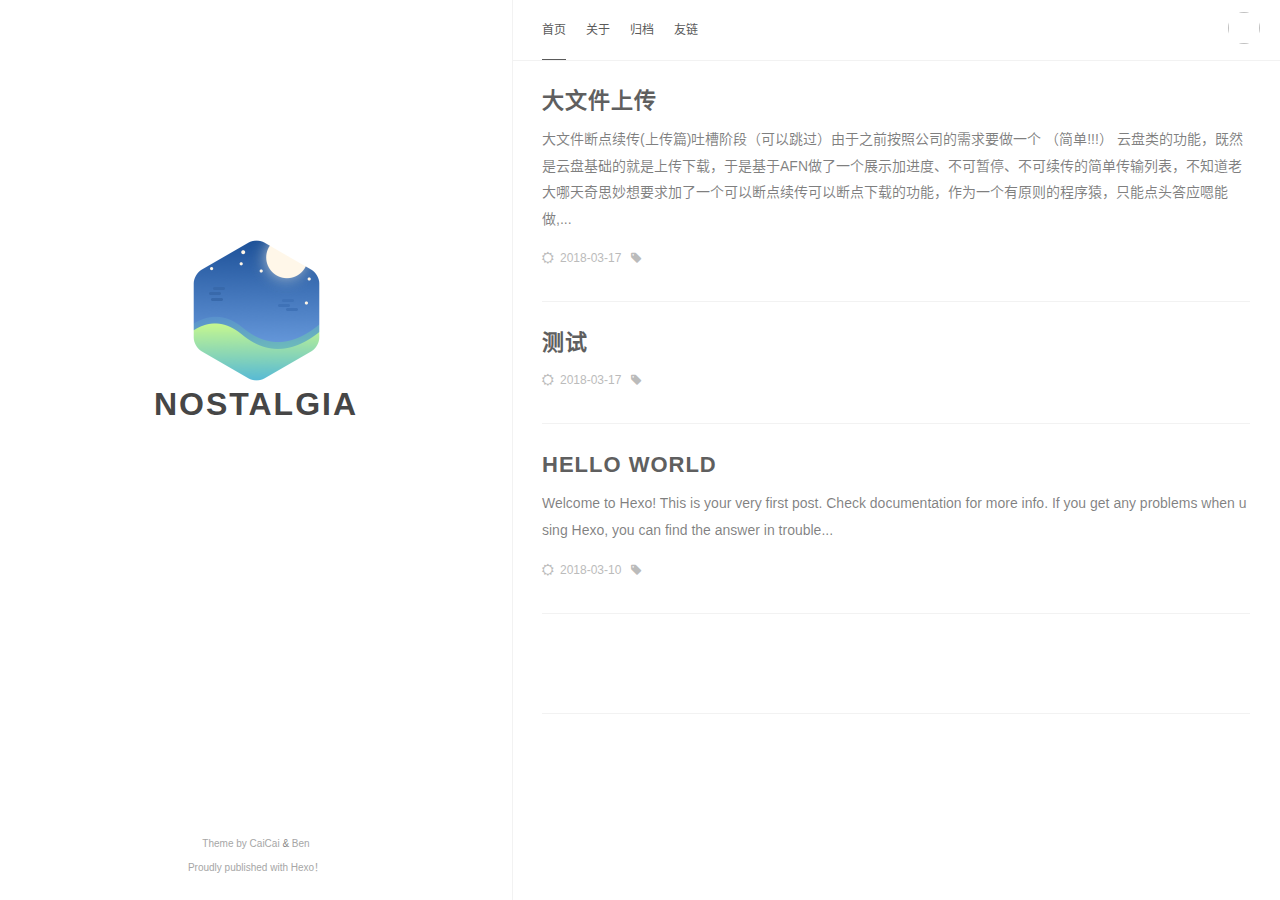
<file: index.html>
<!DOCTYPE html><html lang="zh-CN"><head><meta charset="utf-8"><meta name="X-UA-Compatible" content="IE=edge"><meta name="author" content="Tongby"><title>Nostalgia</title><meta name="description" content="A Blog Powered By Hexo"><meta name="keywords"><meta content="width=device-width, initial-scale=1.0, maximum-scale=1.0, user-scalable=0" name="viewport"><meta content="yes" name="apple-mobile-web-app-capable"><meta content="black" name="apple-mobile-web-app-status-bar-style"><meta content="telephone=no" name="format-detection"><meta name="renderer" content="webkit"><link rel="short icon" href="/images/favicon.png" type="image/x-icon"><link rel="stylesheet" href="/css/style.css"><link rel="stylesheet" href="/css/blog_basic.css"><link rel="stylesheet" href="/css/font-awesome.min.css"><link rel="alternate" type="application/atom+xml" title="ATOM 1.0" href="/atom.xml"></head><body><div class="sidebar animated fadeInDown"><div class="logo-title"><div class="title"><img src="/images/logo@2x.png" style="width:127px;"><h3 title=""><a href="/">Nostalgia</a></h3></div></div><ul class="social-links"></ul><div class="footer"><a target="_blank" href="/"><span>Theme by </span></a><a href="https://www.caicai.me"> CaiCai </a><span>&</span><a href="https://github.com/Ben02/hexo-theme-Anatole"> Ben</a><div class="by_farbox"><a href="https://hexo.io/zh-cn/" target="_blank">Proudly published with Hexo&#65281;</a></div></div></div><div class="main"><div class="page-top animated fadeInDown"><div class="nav"><li><a class="current" href="/">首页</a></li><li><a href="/about">关于</a></li><li><a href="/archives">归档</a></li><li><a href="/links">友链</a></li></div><div class="information"><div class="back_btn"><li><a class="fa fa-chevron-left" onclick="window.history.go(-1)" style="display:none;"> </a></li></div><div class="avatar"><img></div></div></div><div class="autopagerize_page_element"><div class="content"><div class="post animated fadeInDown"><div class="post-title"><h3><a href="/2018/03/17/大文件上传/">大文件上传</a></h3></div><div class="post-content"><p>大文件断点续传(上传篇)吐槽阶段（可以跳过）由于之前按照公司的需求要做一个 （简单!!!） 云盘类的功能，既然是云盘基础的就是上传下载，于是基于AFN做了一个展示加进度、不可暂停、不可续传的简单传输列表，不知道老大哪天奇思妙想要求加了一个可以断点续传可以断点下载的功能，作为一个有原则的程序猿，只能点头答应嗯能做,...</p></div><div class="post-footer"><div class="meta"><div class="info"><i class="fa fa-sun-o"></i><span class="date">2018-03-17</span><i class="fa fa-tag"></i></div></div></div></div><div class="post animated fadeInDown"><div class="post-title"><h3><a href="/2018/03/17/测试/">测试</a></h3></div><div class="post-content"><p></p></div><div class="post-footer"><div class="meta"><div class="info"><i class="fa fa-sun-o"></i><span class="date">2018-03-17</span><i class="fa fa-tag"></i></div></div></div></div><div class="post animated fadeInDown"><div class="post-title"><h3><a href="/2018/03/10/hello-world/">Hello World</a></h3></div><div class="post-content"><p>Welcome to Hexo! This is your very first post. Check documentation for more info. If you get any problems when using Hexo, you can find the answer in trouble...</p></div><div class="post-footer"><div class="meta"><div class="info"><i class="fa fa-sun-o"></i><span class="date">2018-03-10</span><i class="fa fa-tag"></i></div></div></div></div><div class="pagination"><ul class="clearfix"></ul></div></div></div></div><script src="/js/jquery.js"></script><script src="/js/jquery-migrate-1.2.1.min.js"></script><script src="/js/jquery.appear.js"></script></body></html>
</file>
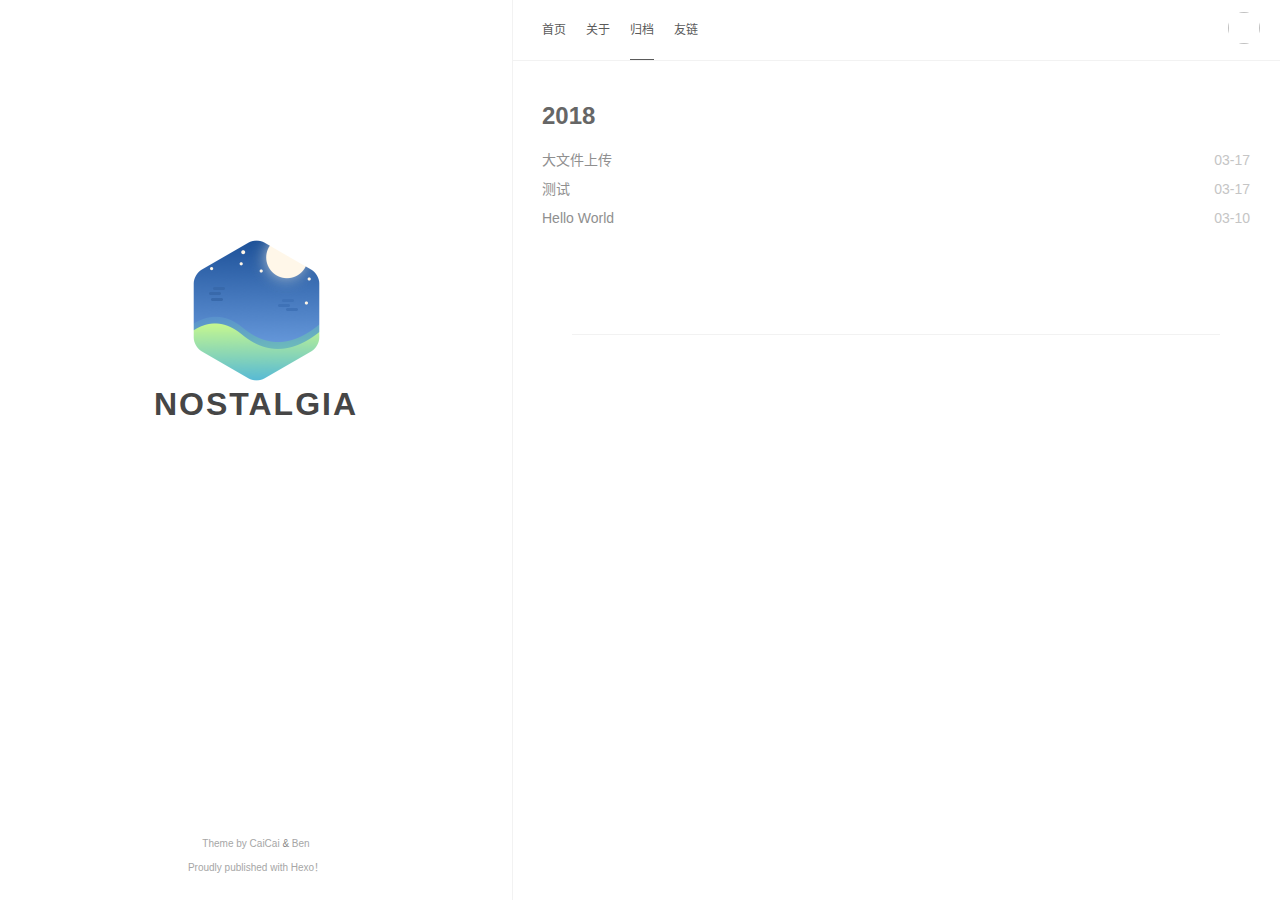
<file: archives/index.html>
<!DOCTYPE html><html lang="zh-CN"><head><meta charset="utf-8"><meta name="X-UA-Compatible" content="IE=edge"><meta name="author" content="Tongby"><title>归档 · Nostalgia</title><meta name="description" content="归档页面 - Nostalgia"><meta name="keywords"><meta content="width=device-width, initial-scale=1.0, maximum-scale=1.0, user-scalable=0" name="viewport"><meta content="yes" name="apple-mobile-web-app-capable"><meta content="black" name="apple-mobile-web-app-status-bar-style"><meta content="telephone=no" name="format-detection"><meta name="renderer" content="webkit"><link rel="short icon" href="/images/favicon.png" type="image/x-icon"><link rel="stylesheet" href="/css/style.css"><link rel="stylesheet" href="/css/blog_basic.css"><link rel="stylesheet" href="/css/font-awesome.min.css"><link rel="alternate" type="application/atom+xml" title="ATOM 1.0" href="/atom.xml"></head><body><div class="sidebar animated fadeInDown"><div class="logo-title"><div class="title"><img src="/images/logo@2x.png" style="width:127px;"><h3 title=""><a href="/">Nostalgia</a></h3></div></div><ul class="social-links"></ul><div class="footer"><a target="_blank" href="/"><span>Theme by </span></a><a href="https://www.caicai.me"> CaiCai </a><span>&</span><a href="https://github.com/Ben02/hexo-theme-Anatole"> Ben</a><div class="by_farbox"><a href="https://hexo.io/zh-cn/" target="_blank">Proudly published with Hexo&#65281;</a></div></div></div><div class="main"><div class="page-top animated fadeInDown"><div class="nav"><li><a href="/">首页</a></li><li><a href="/about">关于</a></li><li><a class="current" href="/archives">归档</a></li><li><a href="/links">友链</a></li></div><div class="information"><div class="back_btn"><li><a class="fa fa-chevron-left" onclick="window.history.go(-1)" style="display:none;"> </a></li></div><div class="avatar"><img></div></div></div><div class="autopagerize_page_element"><div class="content"><div class="archive animated fadeInDown"><ul class="list-with-title"><div class="archive"><div class="listing-title">2018</div><ul class="listing"><div class="listing-item"><div class="listing-post"><a href="/2018/03/17/大文件上传/" title="大文件上传">大文件上传</a><div class="post-time"><span class="date">03-17</span></div></div></div><div class="listing-item"><div class="listing-post"><a href="/2018/03/17/测试/" title="测试">测试</a><div class="post-time"><span class="date">03-17</span></div></div></div><div class="listing-item"><div class="listing-post"><a href="/2018/03/10/hello-world/" title="Hello World">Hello World</a><div class="post-time"><span class="date">03-10</span></div></div></div></div><div class="pagination"><ul class="clearfix"></ul></div></ul></div></div></div></div><script src="/js/jquery.js"></script><script src="/js/jquery-migrate-1.2.1.min.js"></script><script src="/js/jquery.appear.js"></script></body></html>
</file>
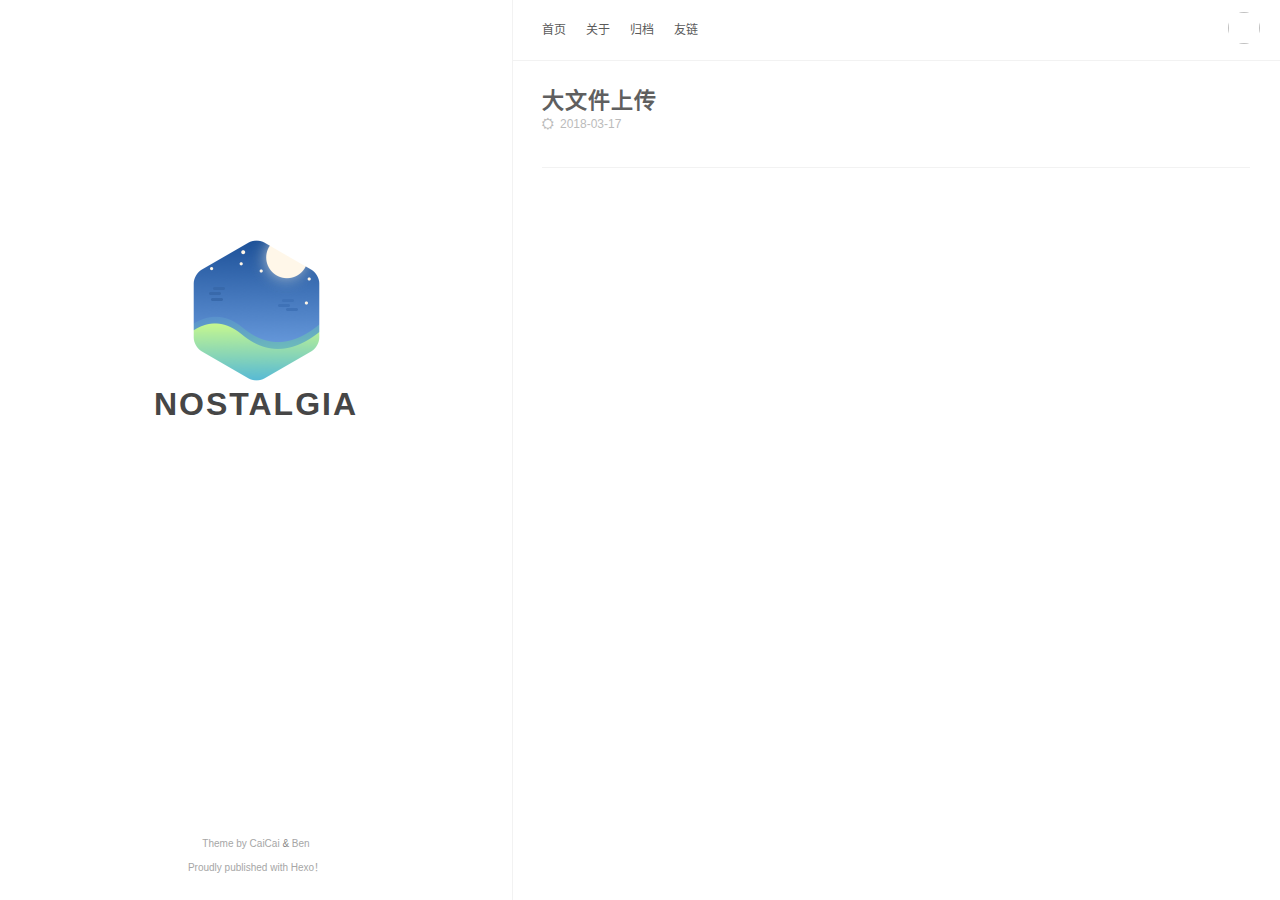
<file: 大文件上传/index.html>
<!DOCTYPE html><html lang="zh-CN"><head><meta charset="utf-8"><meta name="X-UA-Compatible" content="IE=edge"><meta name="author" content="Tongby"><title>大文件上传 · Nostalgia</title><meta name="description" content=""><meta name="keywords"><meta content="width=device-width, initial-scale=1.0, maximum-scale=1.0, user-scalable=0" name="viewport"><meta content="yes" name="apple-mobile-web-app-capable"><meta content="black" name="apple-mobile-web-app-status-bar-style"><meta content="telephone=no" name="format-detection"><meta name="renderer" content="webkit"><link rel="short icon" href="/images/favicon.png" type="image/x-icon"><link rel="stylesheet" href="/css/style.css"><link rel="stylesheet" href="/css/blog_basic.css"><link rel="stylesheet" href="/css/font-awesome.min.css"><link rel="alternate" type="application/atom+xml" title="ATOM 1.0" href="/atom.xml"></head><body><div class="sidebar animated fadeInDown"><div class="logo-title"><div class="title"><img src="/images/logo@2x.png" style="width:127px;"><h3 title=""><a href="/">Nostalgia</a></h3></div></div><ul class="social-links"></ul><div class="footer"><a target="_blank" href="/"><span>Theme by </span></a><a href="https://www.caicai.me"> CaiCai </a><span>&</span><a href="https://github.com/Ben02/hexo-theme-Anatole"> Ben</a><div class="by_farbox"><a href="https://hexo.io/zh-cn/" target="_blank">Proudly published with Hexo&#65281;</a></div></div></div><div class="main"><div class="page-top animated fadeInDown"><div class="nav"><li><a href="/">首页</a></li><li><a href="/about">关于</a></li><li><a href="/archives">归档</a></li><li><a href="/links">友链</a></li></div><div class="information"><div class="back_btn"><li><a class="fa fa-chevron-left" onclick="window.history.go(-1)" style="display:none;"> </a></li></div><div class="avatar"><img></div></div></div><div class="autopagerize_page_element"><div class="content"><div class="post-page"><div class="post animated fadeInDown"><div class="post-title"><h3><a>大文件上传</a></h3></div><div class="post-content"></div><div class="post-footer"><div class="meta"><div class="info"><i class="fa fa-sun-o"></i><span class="date">2018-03-17</span></div></div></div></div></div></div></div></div><script src="/js/jquery.js"></script><script src="/js/jquery-migrate-1.2.1.min.js"></script><script src="/js/jquery.appear.js"></script></body></html>
</file>
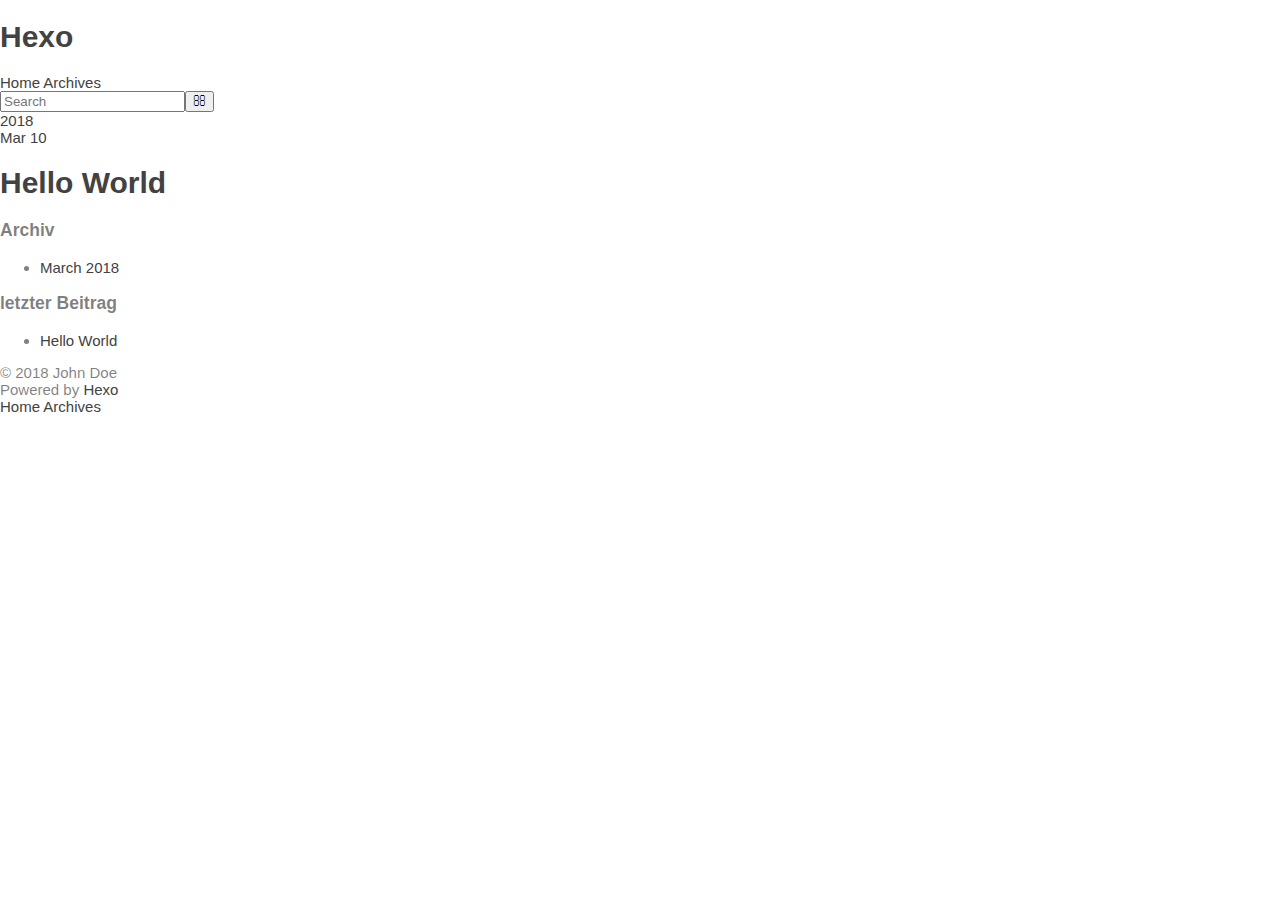
<file: archives/2018/index.html>
<!DOCTYPE html>
<html>
<head>
  <meta charset="utf-8">
  

  
  <title>Archiv: 2018 | Hexo</title>
  <meta name="viewport" content="width=device-width, initial-scale=1, maximum-scale=1">
  <meta property="og:type" content="website">
<meta property="og:title" content="Hexo">
<meta property="og:url" content="http://yoursite.com/archives/2018/index.html">
<meta property="og:site_name" content="Hexo">
<meta name="twitter:card" content="summary">
<meta name="twitter:title" content="Hexo">
  
    <link rel="alternate" href="/atom.xml" title="Hexo" type="application/atom+xml">
  
  
    <link rel="icon" href="/favicon.png">
  
  
    <link href="//fonts.googleapis.com/css?family=Source+Code+Pro" rel="stylesheet" type="text/css">
  
  <link rel="stylesheet" href="/css/style.css">
</head>

<body>
  <div id="container">
    <div id="wrap">
      <header id="header">
  <div id="banner"></div>
  <div id="header-outer" class="outer">
    <div id="header-title" class="inner">
      <h1 id="logo-wrap">
        <a href="/" id="logo">Hexo</a>
      </h1>
      
    </div>
    <div id="header-inner" class="inner">
      <nav id="main-nav">
        <a id="main-nav-toggle" class="nav-icon"></a>
        
          <a class="main-nav-link" href="/">Home</a>
        
          <a class="main-nav-link" href="/archives">Archives</a>
        
      </nav>
      <nav id="sub-nav">
        
          <a id="nav-rss-link" class="nav-icon" href="/atom.xml" title="RSS Feed"></a>
        
        <a id="nav-search-btn" class="nav-icon" title="Suche"></a>
      </nav>
      <div id="search-form-wrap">
        <form action="//google.com/search" method="get" accept-charset="UTF-8" class="search-form"><input type="search" name="q" class="search-form-input" placeholder="Search"><button type="submit" class="search-form-submit">&#xF002;</button><input type="hidden" name="sitesearch" value="http://yoursite.com"></form>
      </div>
    </div>
  </div>
</header>
      <div class="outer">
        <section id="main">
  
  
    
    
      
      
      <section class="archives-wrap">
        <div class="archive-year-wrap">
          <a href="/archives/2018" class="archive-year">2018</a>
        </div>
        <div class="archives">
    
    <article class="archive-article archive-type-post">
  <div class="archive-article-inner">
    <header class="archive-article-header">
      <a href="/2018/03/10/hello-world/" class="archive-article-date">
  <time datetime="2018-03-10T02:46:04.232Z" itemprop="datePublished">Mar 10</time>
</a>
      
  
    <h1 itemprop="name">
      <a class="archive-article-title" href="/2018/03/10/hello-world/">Hello World</a>
    </h1>
  

    </header>
  </div>
</article>
  
  
    </div></section>
  


</section>
        
          <aside id="sidebar">
  
    

  
    

  
    
  
    
  <div class="widget-wrap">
    <h3 class="widget-title">Archiv</h3>
    <div class="widget">
      <ul class="archive-list"><li class="archive-list-item"><a class="archive-list-link" href="/archives/2018/03/">March 2018</a></li></ul>
    </div>
  </div>


  
    
  <div class="widget-wrap">
    <h3 class="widget-title">letzter Beitrag</h3>
    <div class="widget">
      <ul>
        
          <li>
            <a href="/2018/03/10/hello-world/">Hello World</a>
          </li>
        
      </ul>
    </div>
  </div>

  
</aside>
        
      </div>
      <footer id="footer">
  
  <div class="outer">
    <div id="footer-info" class="inner">
      &copy; 2018 John Doe<br>
      Powered by <a href="http://hexo.io/" target="_blank">Hexo</a>
    </div>
  </div>
</footer>
    </div>
    <nav id="mobile-nav">
  
    <a href="/" class="mobile-nav-link">Home</a>
  
    <a href="/archives" class="mobile-nav-link">Archives</a>
  
</nav>
    

<script src="//ajax.googleapis.com/ajax/libs/jquery/2.0.3/jquery.min.js"></script>


  <link rel="stylesheet" href="/fancybox/jquery.fancybox.css">
  <script src="/fancybox/jquery.fancybox.pack.js"></script>


<script src="/js/script.js"></script>



  </div>
</body>
</html>
</file>
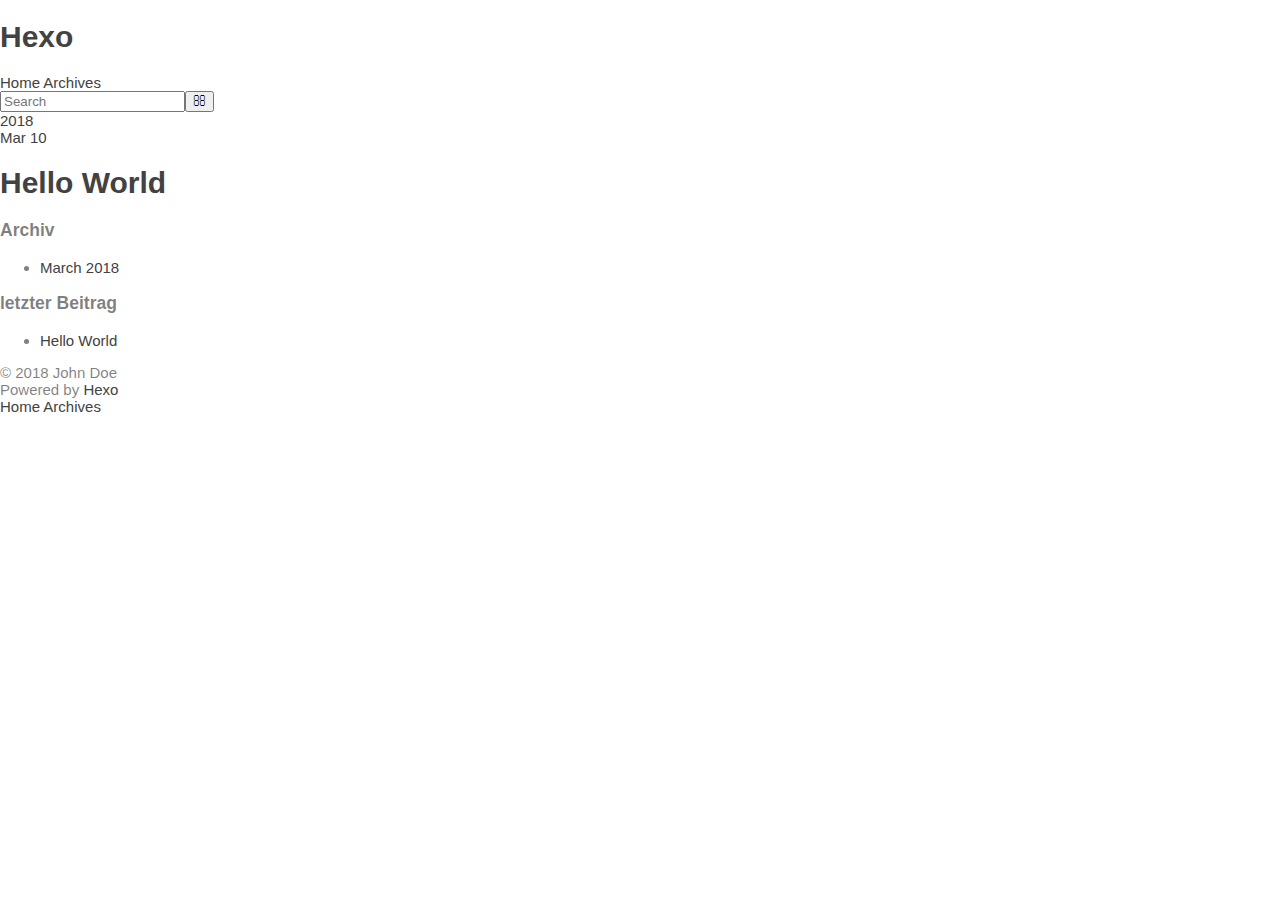
<file: archives/2018/03/index.html>
<!DOCTYPE html>
<html>
<head>
  <meta charset="utf-8">
  

  
  <title>Archiv: 2018/3 | Hexo</title>
  <meta name="viewport" content="width=device-width, initial-scale=1, maximum-scale=1">
  <meta property="og:type" content="website">
<meta property="og:title" content="Hexo">
<meta property="og:url" content="http://yoursite.com/archives/2018/03/index.html">
<meta property="og:site_name" content="Hexo">
<meta name="twitter:card" content="summary">
<meta name="twitter:title" content="Hexo">
  
    <link rel="alternate" href="/atom.xml" title="Hexo" type="application/atom+xml">
  
  
    <link rel="icon" href="/favicon.png">
  
  
    <link href="//fonts.googleapis.com/css?family=Source+Code+Pro" rel="stylesheet" type="text/css">
  
  <link rel="stylesheet" href="/css/style.css">
</head>

<body>
  <div id="container">
    <div id="wrap">
      <header id="header">
  <div id="banner"></div>
  <div id="header-outer" class="outer">
    <div id="header-title" class="inner">
      <h1 id="logo-wrap">
        <a href="/" id="logo">Hexo</a>
      </h1>
      
    </div>
    <div id="header-inner" class="inner">
      <nav id="main-nav">
        <a id="main-nav-toggle" class="nav-icon"></a>
        
          <a class="main-nav-link" href="/">Home</a>
        
          <a class="main-nav-link" href="/archives">Archives</a>
        
      </nav>
      <nav id="sub-nav">
        
          <a id="nav-rss-link" class="nav-icon" href="/atom.xml" title="RSS Feed"></a>
        
        <a id="nav-search-btn" class="nav-icon" title="Suche"></a>
      </nav>
      <div id="search-form-wrap">
        <form action="//google.com/search" method="get" accept-charset="UTF-8" class="search-form"><input type="search" name="q" class="search-form-input" placeholder="Search"><button type="submit" class="search-form-submit">&#xF002;</button><input type="hidden" name="sitesearch" value="http://yoursite.com"></form>
      </div>
    </div>
  </div>
</header>
      <div class="outer">
        <section id="main">
  
  
    
    
      
      
      <section class="archives-wrap">
        <div class="archive-year-wrap">
          <a href="/archives/2018" class="archive-year">2018</a>
        </div>
        <div class="archives">
    
    <article class="archive-article archive-type-post">
  <div class="archive-article-inner">
    <header class="archive-article-header">
      <a href="/2018/03/10/hello-world/" class="archive-article-date">
  <time datetime="2018-03-10T02:46:04.232Z" itemprop="datePublished">Mar 10</time>
</a>
      
  
    <h1 itemprop="name">
      <a class="archive-article-title" href="/2018/03/10/hello-world/">Hello World</a>
    </h1>
  

    </header>
  </div>
</article>
  
  
    </div></section>
  


</section>
        
          <aside id="sidebar">
  
    

  
    

  
    
  
    
  <div class="widget-wrap">
    <h3 class="widget-title">Archiv</h3>
    <div class="widget">
      <ul class="archive-list"><li class="archive-list-item"><a class="archive-list-link" href="/archives/2018/03/">March 2018</a></li></ul>
    </div>
  </div>


  
    
  <div class="widget-wrap">
    <h3 class="widget-title">letzter Beitrag</h3>
    <div class="widget">
      <ul>
        
          <li>
            <a href="/2018/03/10/hello-world/">Hello World</a>
          </li>
        
      </ul>
    </div>
  </div>

  
</aside>
        
      </div>
      <footer id="footer">
  
  <div class="outer">
    <div id="footer-info" class="inner">
      &copy; 2018 John Doe<br>
      Powered by <a href="http://hexo.io/" target="_blank">Hexo</a>
    </div>
  </div>
</footer>
    </div>
    <nav id="mobile-nav">
  
    <a href="/" class="mobile-nav-link">Home</a>
  
    <a href="/archives" class="mobile-nav-link">Archives</a>
  
</nav>
    

<script src="//ajax.googleapis.com/ajax/libs/jquery/2.0.3/jquery.min.js"></script>


  <link rel="stylesheet" href="/fancybox/jquery.fancybox.css">
  <script src="/fancybox/jquery.fancybox.pack.js"></script>


<script src="/js/script.js"></script>



  </div>
</body>
</html>
</file>
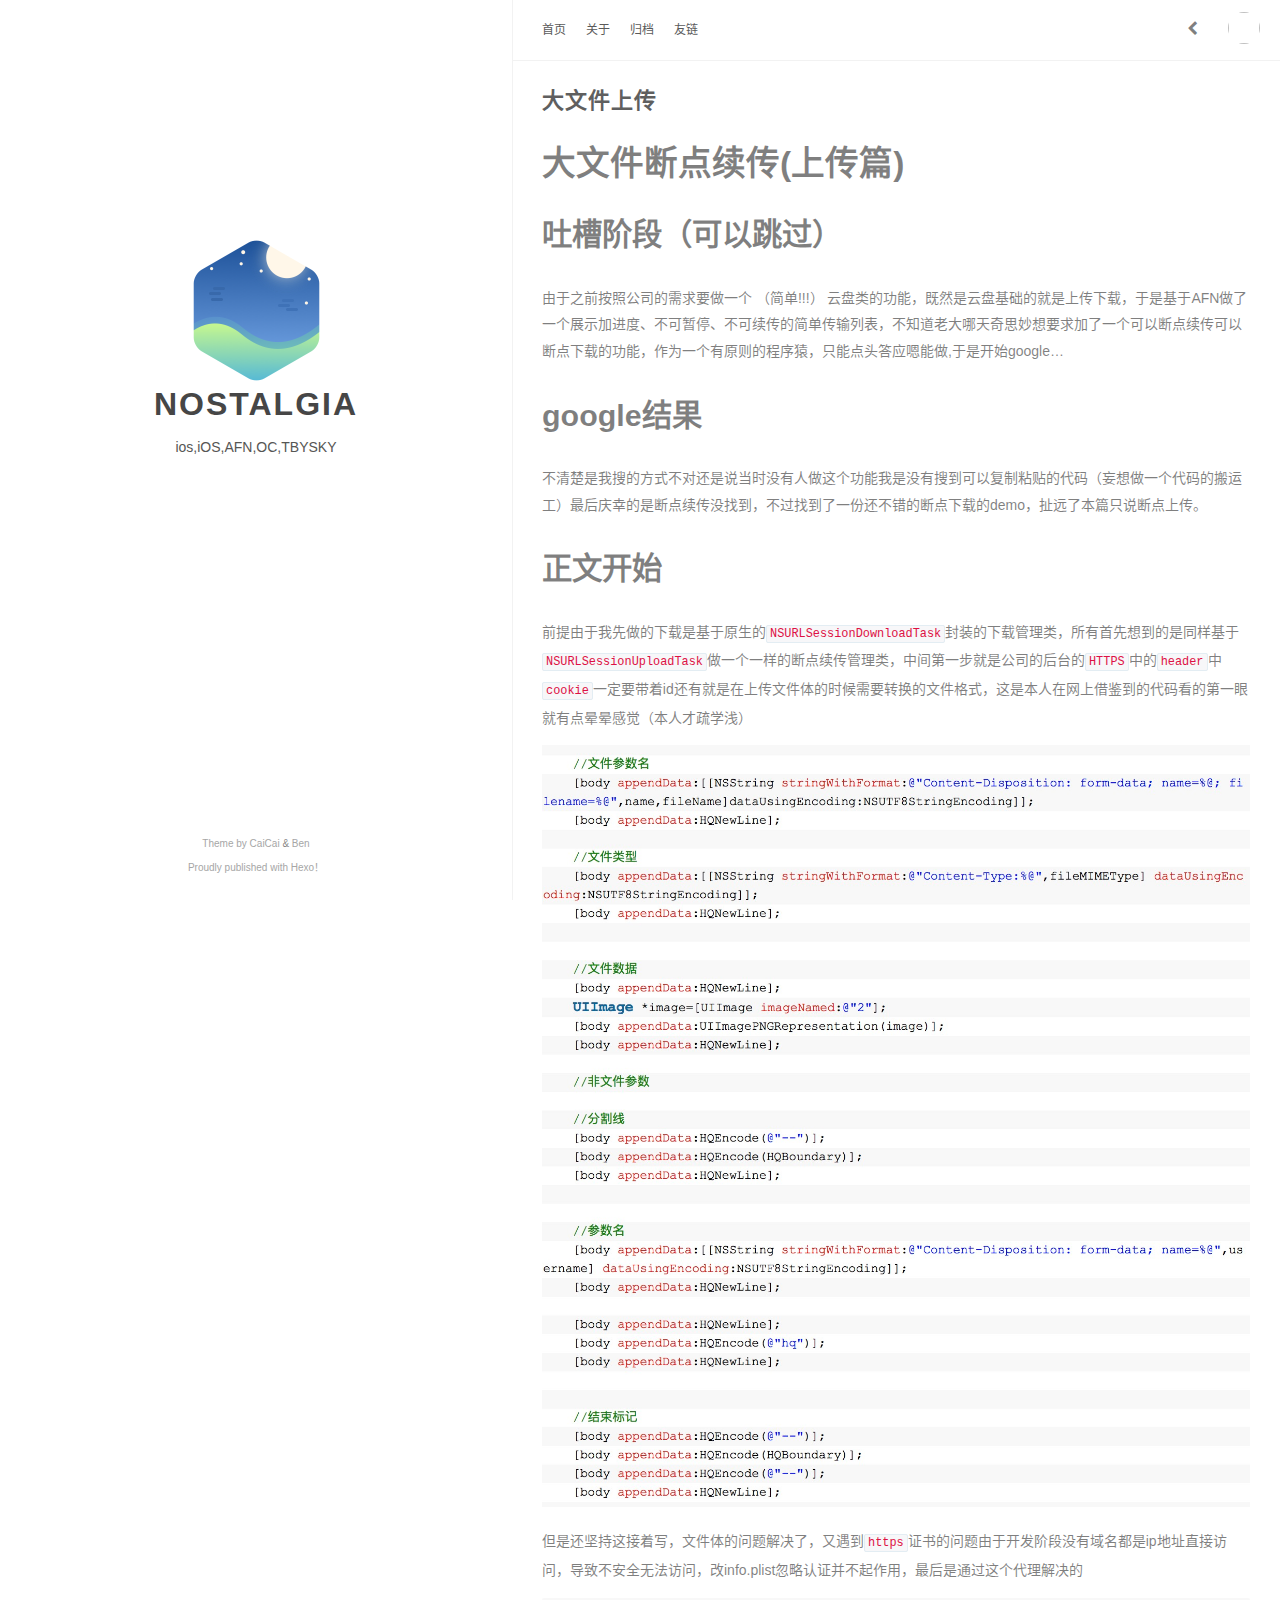
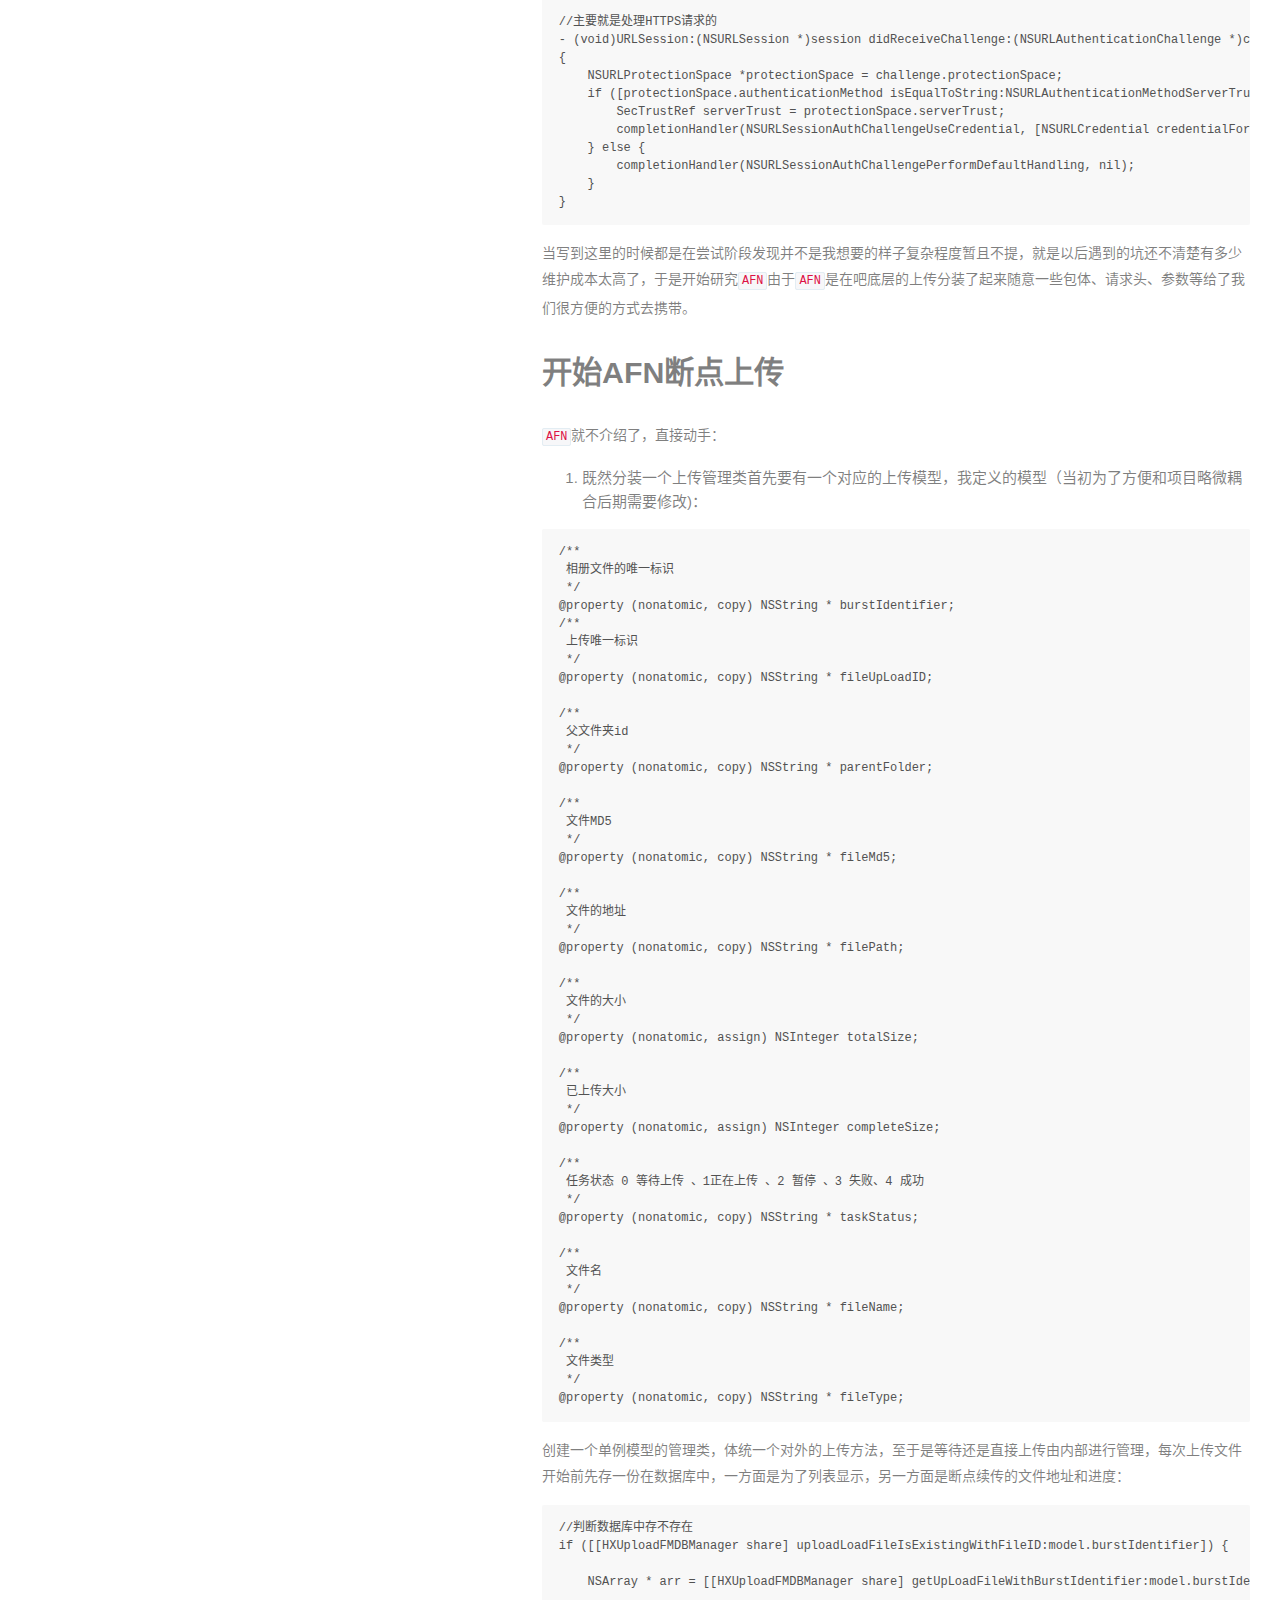
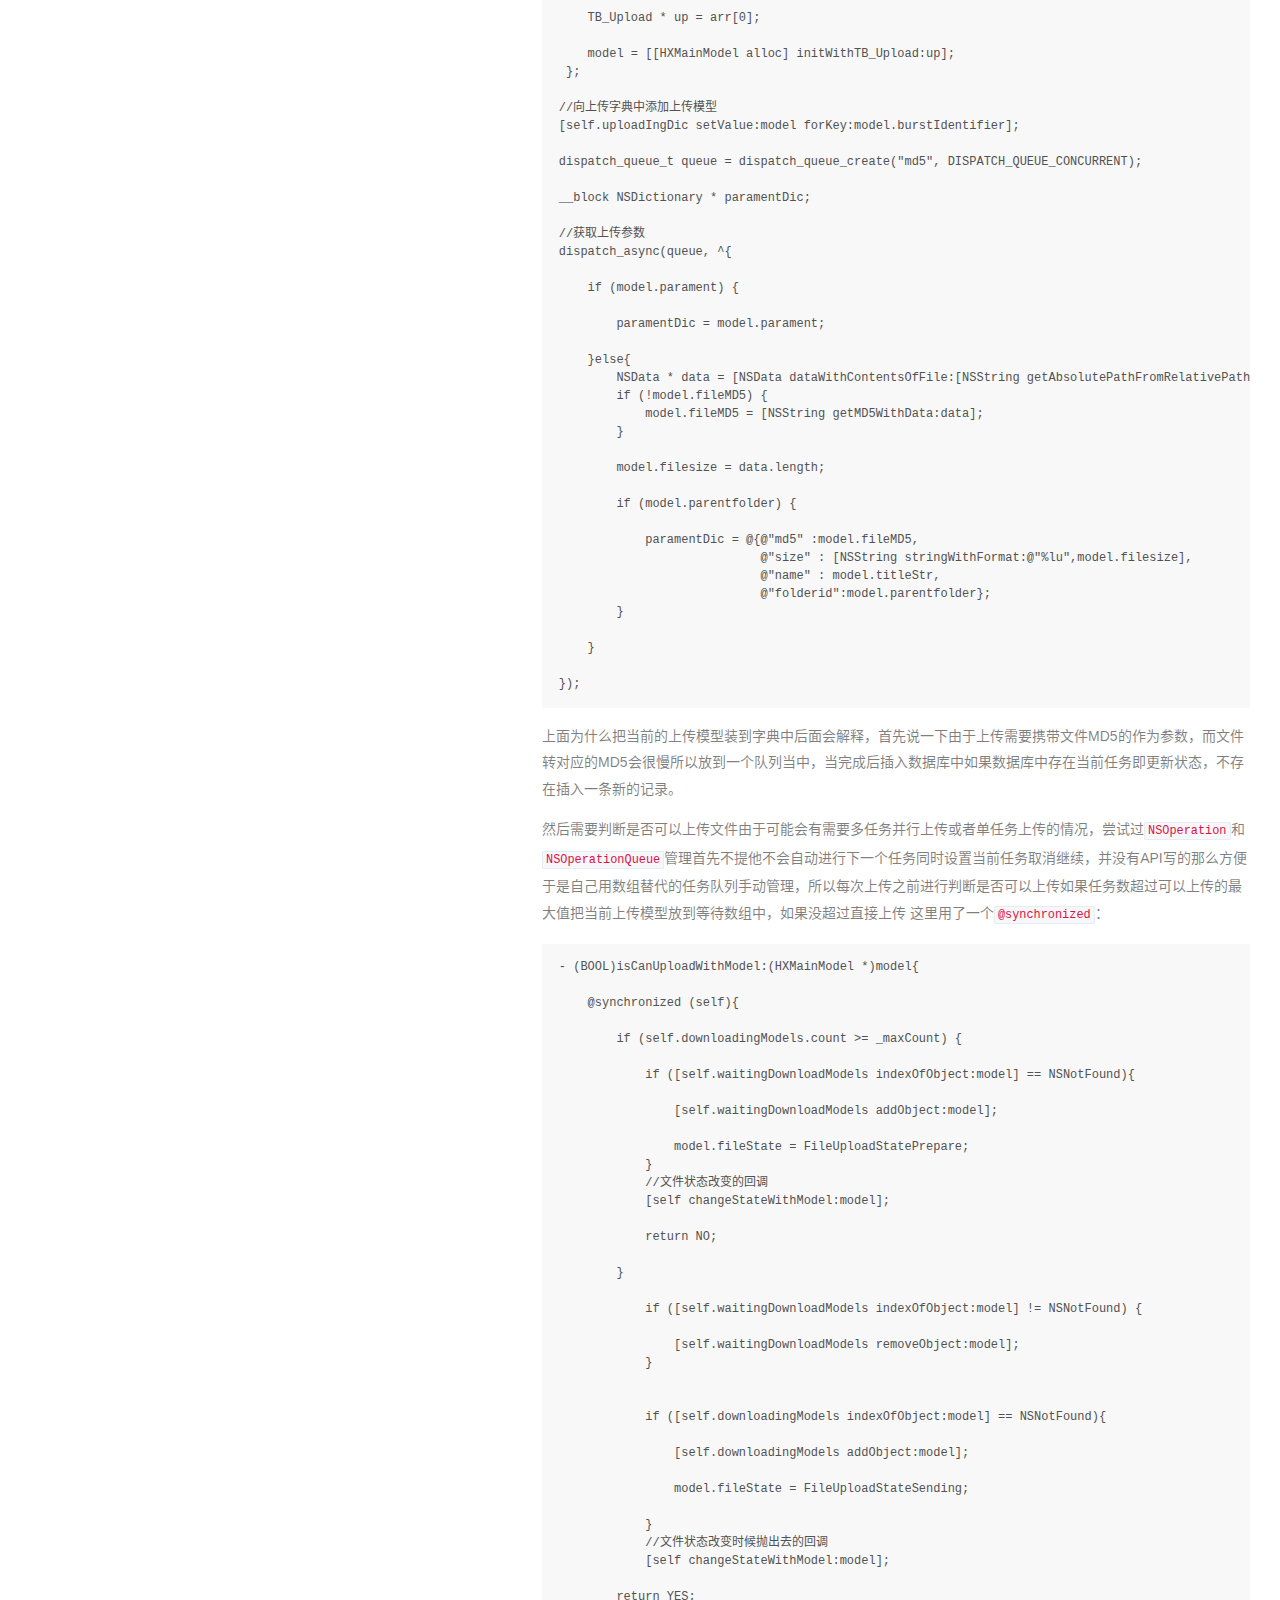
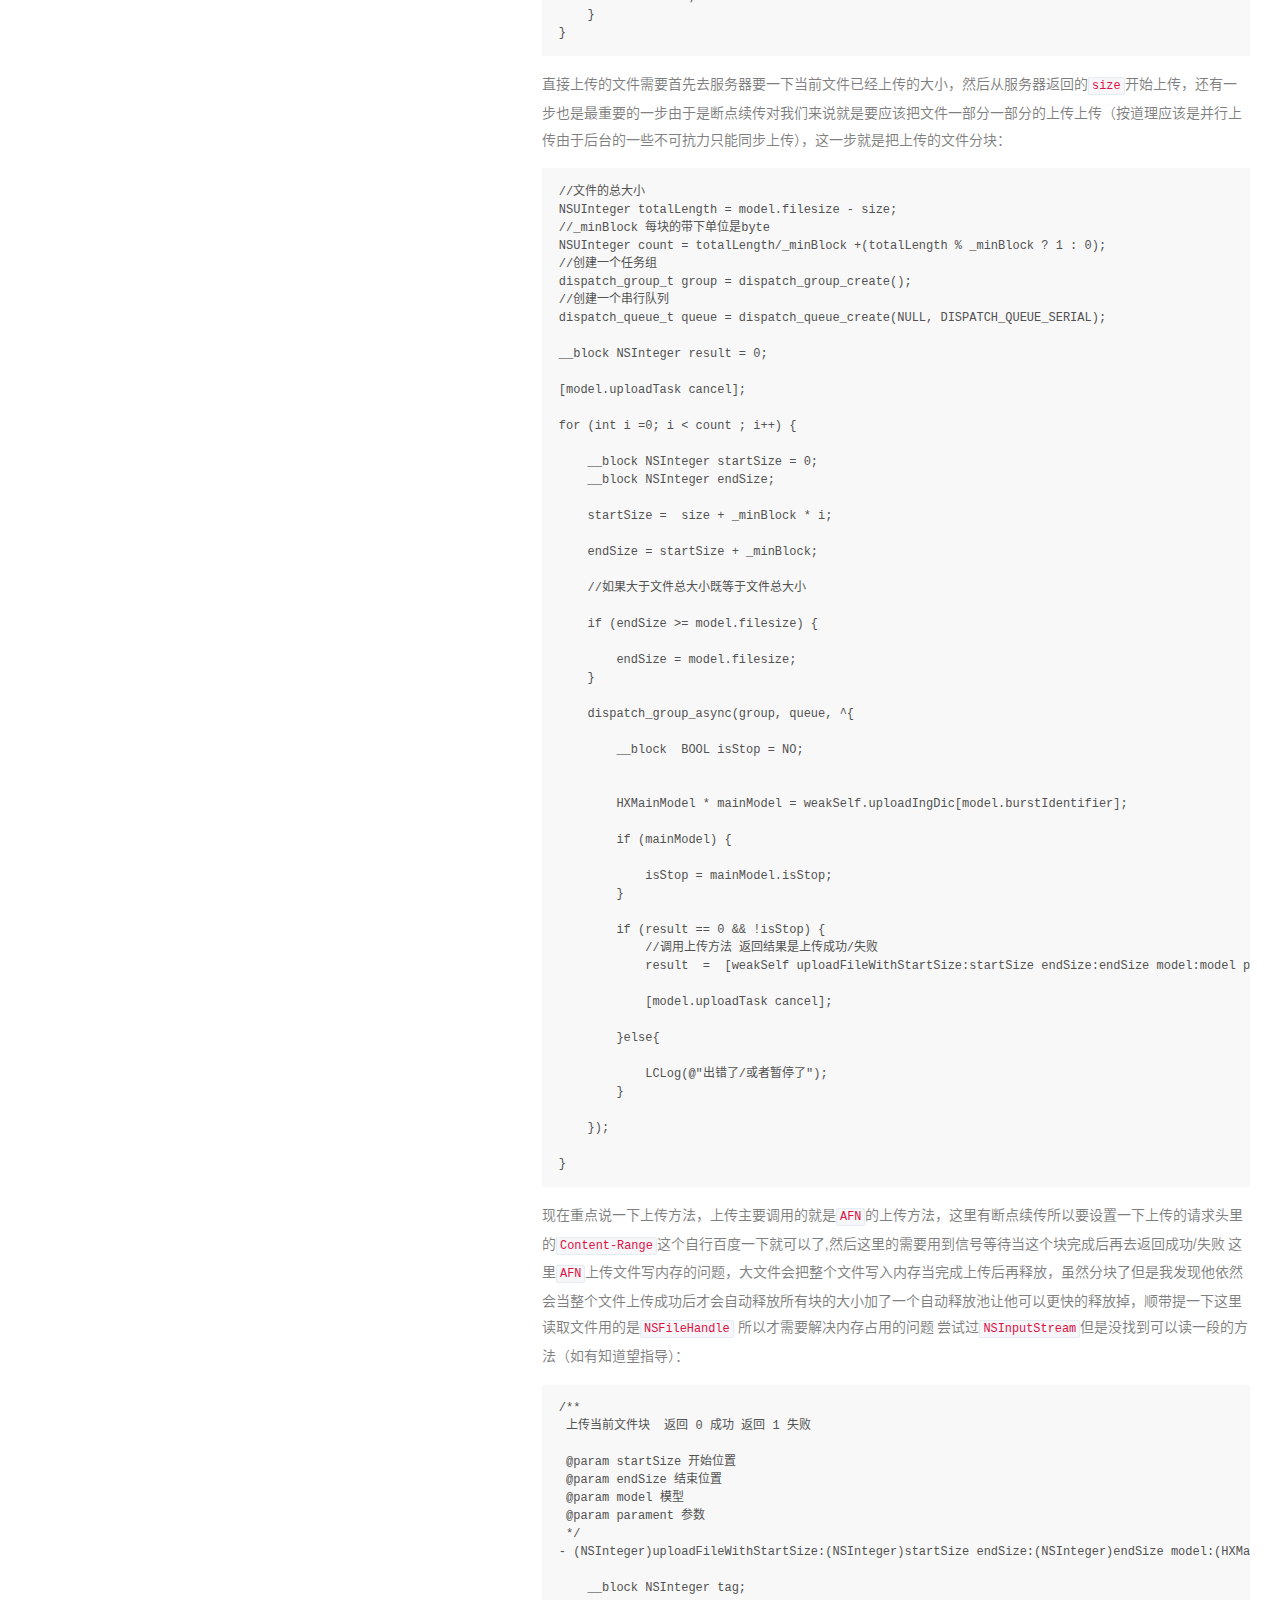
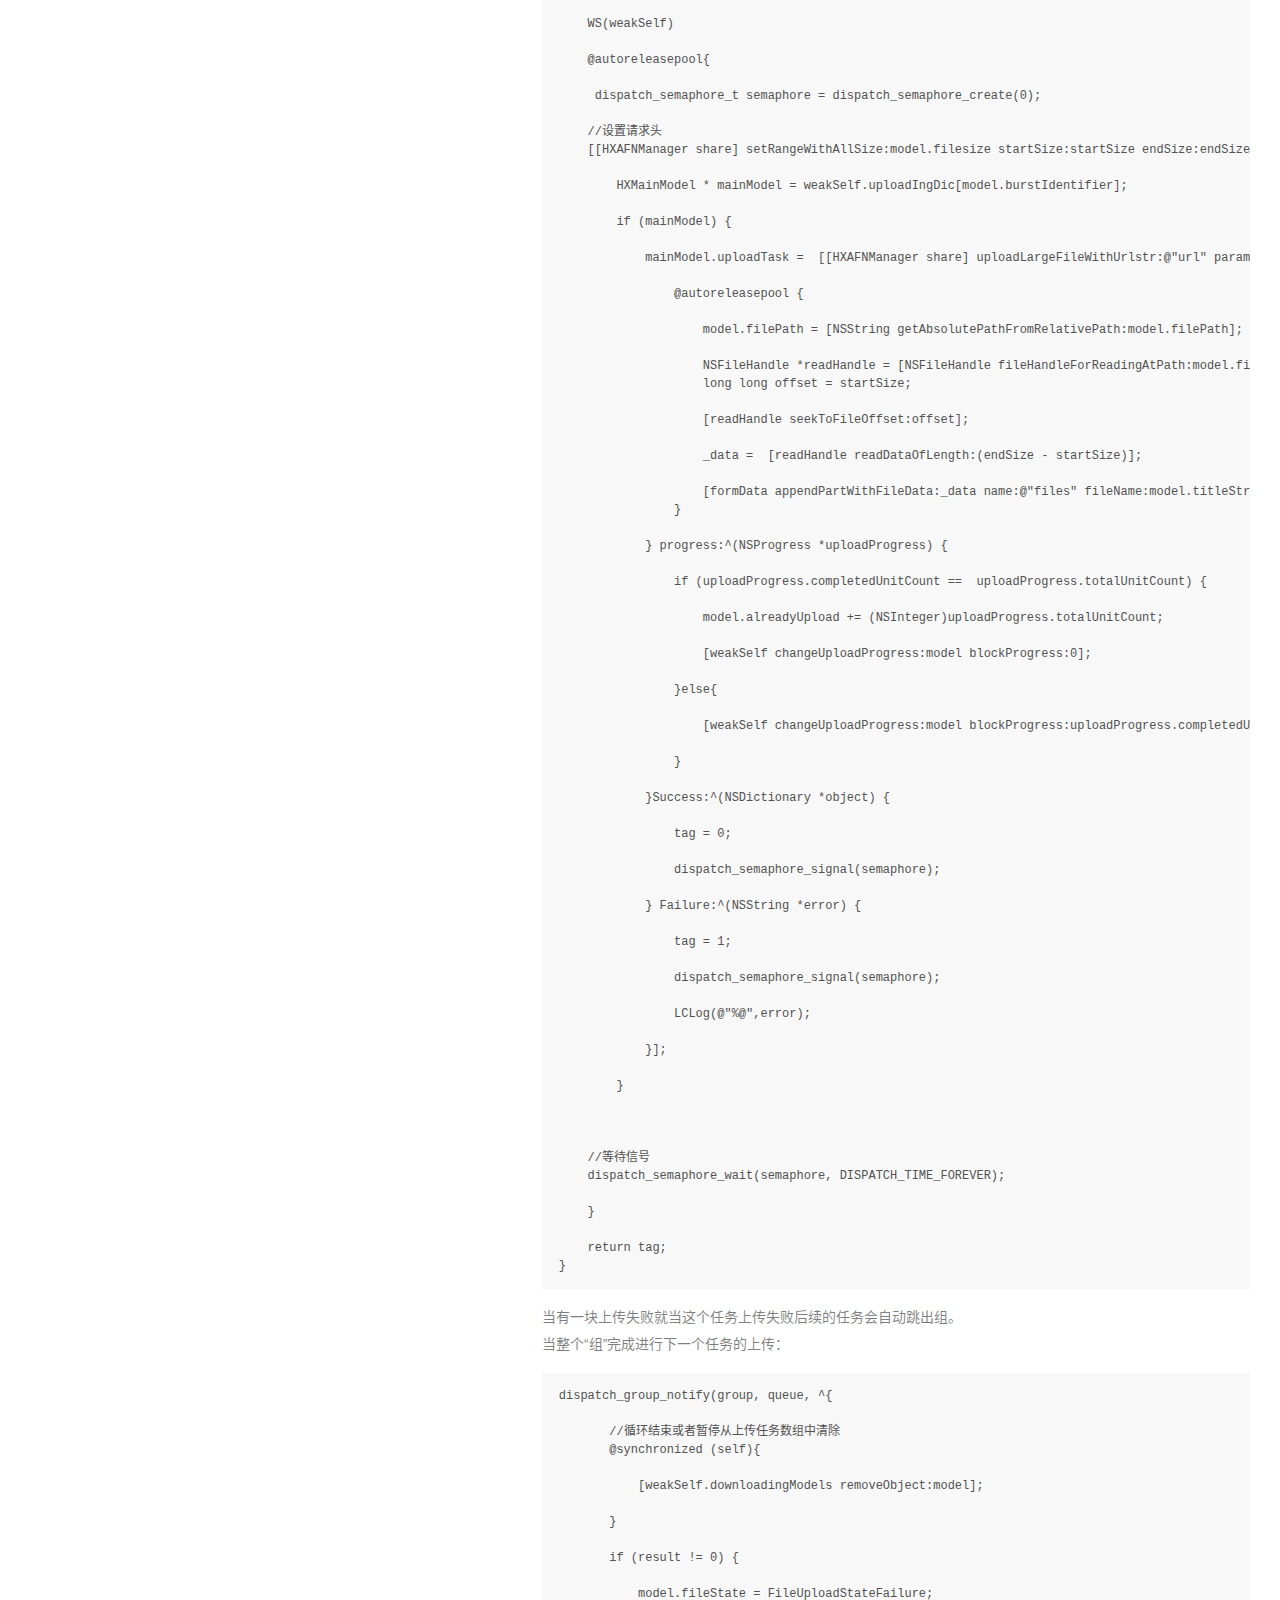
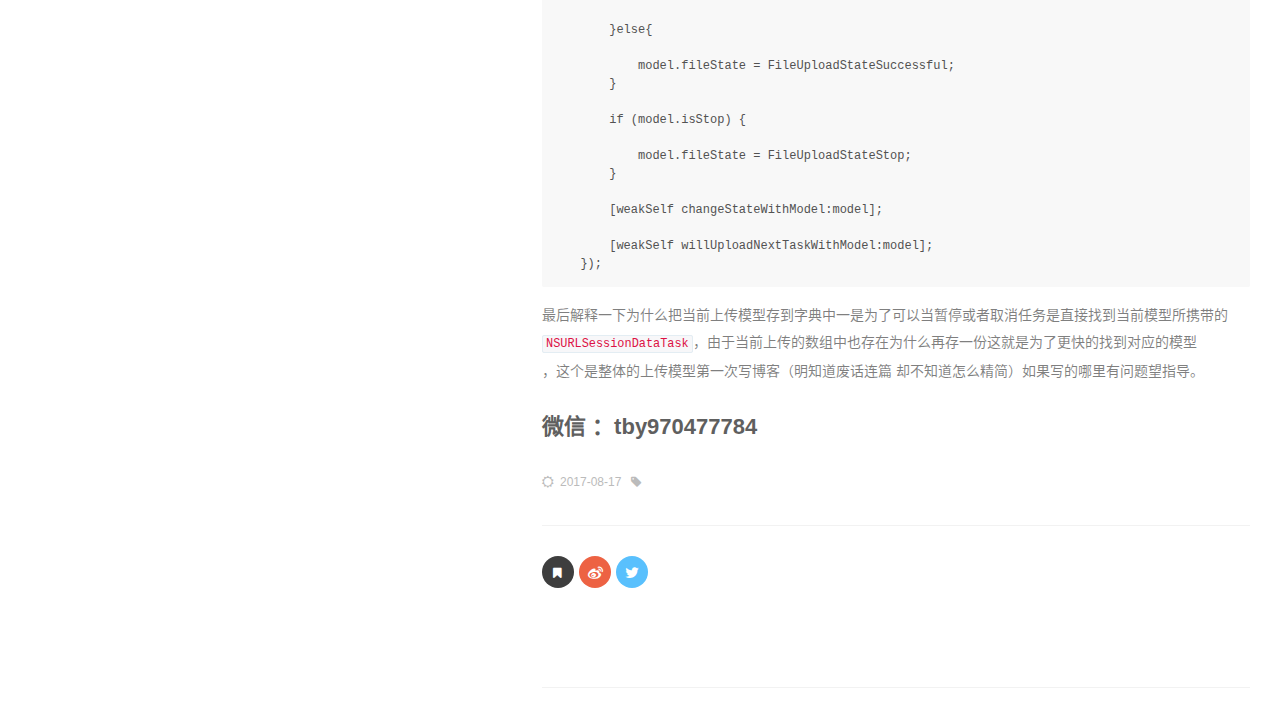
<file: 2017/08/17/大文件上传/index.html>
<!DOCTYPE html><html lang="zh-CN"><head><meta charset="utf-8"><meta name="X-UA-Compatible" content="IE=edge"><meta name="author" content="Tongby"><title>大文件上传 · Nostalgia</title><meta name="description" content="大文件断点续传(上传篇)吐槽阶段（可以跳过）由于之前按照公司的需求要做一个 （简单!!!） 云盘类的功能，既然是云盘基础的就是上传下载，于是基于AFN做了一个展示加进度、不可暂停、不可续传的简单传输列表，不知道老大哪天奇思妙想要求加了一个可以断点续传可以断点下载的功能，作为一个有原则的程序猿，只能点"><meta name="keywords"><meta content="width=device-width, initial-scale=1.0, maximum-scale=1.0, user-scalable=0" name="viewport"><meta content="yes" name="apple-mobile-web-app-capable"><meta content="black" name="apple-mobile-web-app-status-bar-style"><meta content="telephone=no" name="format-detection"><meta name="renderer" content="webkit"><link rel="short icon" href="/images/favicon.png" type="image/x-icon"><link rel="stylesheet" href="/css/style.css"><link rel="stylesheet" href="/css/blog_basic.css"><link rel="stylesheet" href="/css/font-awesome.min.css"><link rel="alternate" type="application/atom+xml" title="ATOM 1.0" href="/atom.xml"></head><body><div class="sidebar animated fadeInDown"><div class="logo-title"><div class="title"><img src="/images/logo@2x.png" style="width:127px;"><h3 title=""><a href="/">Nostalgia</a></h3><div class="description"><p>ios,iOS,AFN,OC,TBYSKY</p></div></div></div><ul class="social-links"></ul><div class="footer"><a target="_blank" href="/"><span>Theme by </span></a><a href="https://www.caicai.me"> CaiCai </a><span>&</span><a href="https://github.com/Ben02/hexo-theme-Anatole"> Ben</a><div class="by_farbox"><a href="https://hexo.io/zh-cn/" target="_blank">Proudly published with Hexo&#65281;</a></div></div></div><div class="main"><div class="page-top animated fadeInDown"><div class="nav"><li><a href="/">首页</a></li><li><a href="/about">关于</a></li><li><a href="/archives">归档</a></li><li><a href="/links">友链</a></li></div><div class="information"><div class="back_btn"><li><a class="fa fa-chevron-left" onclick="window.history.go(-1)"> </a></li></div><div class="avatar"><img></div></div></div><div class="autopagerize_page_element"><div class="content"><div class="post-page"><div class="post animated fadeInDown"><div class="post-title"><h3><a>大文件上传</a></h3></div><div class="post-content"><h1 id="大文件断点续传-上传篇"><a href="#大文件断点续传-上传篇" class="headerlink" title="大文件断点续传(上传篇)"></a>大文件断点续传(上传篇)</h1><h2 id="吐槽阶段（可以跳过）"><a href="#吐槽阶段（可以跳过）" class="headerlink" title="吐槽阶段（可以跳过）"></a>吐槽阶段（可以跳过）</h2><p>由于之前按照公司的需求要做一个 （简单!!!） 云盘类的功能，既然是云盘基础的就是上传下载，于是基于AFN做了一个展示加进度、不可暂停、不可续传的简单传输列表，不知道老大哪天奇思妙想要求加了一个可以断点续传可以断点下载的功能，作为一个有原则的程序猿，只能点头答应嗯能做,于是开始google…</p>
<h2 id="google结果"><a href="#google结果" class="headerlink" title="google结果"></a>google结果</h2><p>不清楚是我搜的方式不对还是说当时没有人做这个功能我是没有搜到可以复制粘贴的代码（妄想做一个代码的搬运工）最后庆幸的是断点续传没找到，不过找到了一份还不错的断点下载的demo，扯远了本篇只说断点上传。</p>
<h2 id="正文开始"><a href="#正文开始" class="headerlink" title="正文开始"></a>正文开始</h2><p>前提由于我先做的下载是基于原生的<code>NSURLSessionDownloadTask</code>封装的下载管理类，所有首先想到的是同样基于<code>NSURLSessionUploadTask</code>做一个一样的断点续传管理类，中间第一步就是公司的后台的<code>HTTPS</code>中的<code>header</code>中<code>cookie</code>一定要带着id还有就是在上传文件体的时候需要转换的文件格式，这是本人在网上借鉴到的代码看的第一眼就有点晕晕感觉（本人才疏学浅）</p>
<img src="/2017/08/17/大文件上传/AFN-upload-body.png" title="This is an example image">
<p>但是还坚持这接着写，文件体的问题解决了，又遇到<code>https</code>证书的问题由于开发阶段没有域名都是ip地址直接访问，导致不安全无法访问，改info.plist忽略认证并不起作用，最后是通过这个代理解决的<br><figure class="highlight plain"><table><tr><td class="gutter"><pre><span class="line">1</span><br><span class="line">2</span><br><span class="line">3</span><br><span class="line">4</span><br><span class="line">5</span><br><span class="line">6</span><br><span class="line">7</span><br><span class="line">8</span><br><span class="line">9</span><br><span class="line">10</span><br><span class="line">11</span><br></pre></td><td class="code"><pre><span class="line">//主要就是处理HTTPS请求的</span><br><span class="line">- (void)URLSession:(NSURLSession *)session didReceiveChallenge:(NSURLAuthenticationChallenge *)challenge completionHandler:(void (^)(NSURLSessionAuthChallengeDisposition, NSURLCredential *))completionHandler</span><br><span class="line">&#123;</span><br><span class="line">    NSURLProtectionSpace *protectionSpace = challenge.protectionSpace;</span><br><span class="line">    if ([protectionSpace.authenticationMethod isEqualToString:NSURLAuthenticationMethodServerTrust]) &#123;</span><br><span class="line">        SecTrustRef serverTrust = protectionSpace.serverTrust;</span><br><span class="line">        completionHandler(NSURLSessionAuthChallengeUseCredential, [NSURLCredential credentialForTrust:serverTrust]);</span><br><span class="line">    &#125; else &#123;</span><br><span class="line">        completionHandler(NSURLSessionAuthChallengePerformDefaultHandling, nil);</span><br><span class="line">    &#125;</span><br><span class="line">&#125;</span><br></pre></td></tr></table></figure></p>
<p>当写到这里的时候都是在尝试阶段发现并不是我想要的样子复杂程度暂且不提，就是以后遇到的坑还不清楚有多少维护成本太高了，于是开始研究<code>AFN</code>由于<code>AFN</code>是在吧底层的上传分装了起来随意一些包体、请求头、参数等给了我们很方便的方式去携带。</p>
<h2 id="开始AFN断点上传"><a href="#开始AFN断点上传" class="headerlink" title="开始AFN断点上传"></a>开始AFN断点上传</h2><p><code>AFN</code>就不介绍了，直接动手：</p>
<ol>
<li>既然分装一个上传管理类首先要有一个对应的上传模型，我定义的模型（当初为了方便和项目略微耦合后期需要修改)：</li>
</ol>
<figure class="highlight plain"><table><tr><td class="gutter"><pre><span class="line">1</span><br><span class="line">2</span><br><span class="line">3</span><br><span class="line">4</span><br><span class="line">5</span><br><span class="line">6</span><br><span class="line">7</span><br><span class="line">8</span><br><span class="line">9</span><br><span class="line">10</span><br><span class="line">11</span><br><span class="line">12</span><br><span class="line">13</span><br><span class="line">14</span><br><span class="line">15</span><br><span class="line">16</span><br><span class="line">17</span><br><span class="line">18</span><br><span class="line">19</span><br><span class="line">20</span><br><span class="line">21</span><br><span class="line">22</span><br><span class="line">23</span><br><span class="line">24</span><br><span class="line">25</span><br><span class="line">26</span><br><span class="line">27</span><br><span class="line">28</span><br><span class="line">29</span><br><span class="line">30</span><br><span class="line">31</span><br><span class="line">32</span><br><span class="line">33</span><br><span class="line">34</span><br><span class="line">35</span><br><span class="line">36</span><br><span class="line">37</span><br><span class="line">38</span><br><span class="line">39</span><br><span class="line">40</span><br><span class="line">41</span><br><span class="line">42</span><br><span class="line">43</span><br><span class="line">44</span><br><span class="line">45</span><br><span class="line">46</span><br><span class="line">47</span><br><span class="line">48</span><br></pre></td><td class="code"><pre><span class="line">/**</span><br><span class="line"> 相册文件的唯一标识</span><br><span class="line"> */</span><br><span class="line">@property (nonatomic, copy) NSString * burstIdentifier;</span><br><span class="line">/**</span><br><span class="line"> 上传唯一标识</span><br><span class="line"> */</span><br><span class="line">@property (nonatomic, copy) NSString * fileUpLoadID;</span><br><span class="line"></span><br><span class="line">/**</span><br><span class="line"> 父文件夹id</span><br><span class="line"> */</span><br><span class="line">@property (nonatomic, copy) NSString * parentFolder;</span><br><span class="line"></span><br><span class="line">/**</span><br><span class="line"> 文件MD5</span><br><span class="line"> */</span><br><span class="line">@property (nonatomic, copy) NSString * fileMd5;</span><br><span class="line"></span><br><span class="line">/**</span><br><span class="line"> 文件的地址</span><br><span class="line"> */</span><br><span class="line">@property (nonatomic, copy) NSString * filePath;</span><br><span class="line"></span><br><span class="line">/**</span><br><span class="line"> 文件的大小</span><br><span class="line"> */</span><br><span class="line">@property (nonatomic, assign) NSInteger totalSize;</span><br><span class="line"></span><br><span class="line">/**</span><br><span class="line"> 已上传大小</span><br><span class="line"> */</span><br><span class="line">@property (nonatomic, assign) NSInteger completeSize;</span><br><span class="line"></span><br><span class="line">/**</span><br><span class="line"> 任务状态 0 等待上传 、1正在上传 、2 暂停 、3 失败、4 成功</span><br><span class="line"> */</span><br><span class="line">@property (nonatomic, copy) NSString * taskStatus;</span><br><span class="line"></span><br><span class="line">/**</span><br><span class="line"> 文件名</span><br><span class="line"> */</span><br><span class="line">@property (nonatomic, copy) NSString * fileName;</span><br><span class="line"></span><br><span class="line">/**</span><br><span class="line"> 文件类型 </span><br><span class="line"> */</span><br><span class="line">@property (nonatomic, copy) NSString * fileType;</span><br></pre></td></tr></table></figure>
<p>创建一个单例模型的管理类，体统一个对外的上传方法，至于是等待还是直接上传由内部进行管理，每次上传文件开始前先存一份在数据库中，一方面是为了列表显示，另一方面是断点续传的文件地址和进度：       </p>
<figure class="highlight plain"><table><tr><td class="gutter"><pre><span class="line">1</span><br><span class="line">2</span><br><span class="line">3</span><br><span class="line">4</span><br><span class="line">5</span><br><span class="line">6</span><br><span class="line">7</span><br><span class="line">8</span><br><span class="line">9</span><br><span class="line">10</span><br><span class="line">11</span><br><span class="line">12</span><br><span class="line">13</span><br><span class="line">14</span><br><span class="line">15</span><br><span class="line">16</span><br><span class="line">17</span><br><span class="line">18</span><br><span class="line">19</span><br><span class="line">20</span><br><span class="line">21</span><br><span class="line">22</span><br><span class="line">23</span><br><span class="line">24</span><br><span class="line">25</span><br><span class="line">26</span><br><span class="line">27</span><br><span class="line">28</span><br><span class="line">29</span><br><span class="line">30</span><br><span class="line">31</span><br><span class="line">32</span><br><span class="line">33</span><br><span class="line">34</span><br><span class="line">35</span><br><span class="line">36</span><br><span class="line">37</span><br><span class="line">38</span><br><span class="line">39</span><br><span class="line">40</span><br><span class="line">41</span><br><span class="line">42</span><br><span class="line">43</span><br></pre></td><td class="code"><pre><span class="line">//判断数据库中存不存在</span><br><span class="line">if ([[HXUploadFMDBManager share] uploadLoadFileIsExistingWithFileID:model.burstIdentifier]) &#123;</span><br><span class="line">        </span><br><span class="line">    NSArray * arr = [[HXUploadFMDBManager share] getUpLoadFileWithBurstIdentifier:model.burstIdentifier];</span><br><span class="line">        </span><br><span class="line">    TB_Upload * up = arr[0];</span><br><span class="line">        </span><br><span class="line">    model = [[HXMainModel alloc] initWithTB_Upload:up];</span><br><span class="line"> &#125;;</span><br><span class="line"></span><br><span class="line">//向上传字典中添加上传模型</span><br><span class="line">[self.uploadIngDic setValue:model forKey:model.burstIdentifier];</span><br><span class="line"></span><br><span class="line">dispatch_queue_t queue = dispatch_queue_create(&quot;md5&quot;, DISPATCH_QUEUE_CONCURRENT);</span><br><span class="line"></span><br><span class="line">__block NSDictionary * paramentDic;</span><br><span class="line"></span><br><span class="line">//获取上传参数</span><br><span class="line">dispatch_async(queue, ^&#123;</span><br><span class="line">    </span><br><span class="line">    if (model.parament) &#123;</span><br><span class="line">        </span><br><span class="line">        paramentDic = model.parament;</span><br><span class="line">        </span><br><span class="line">    &#125;else&#123;</span><br><span class="line">        NSData * data = [NSData dataWithContentsOfFile:[NSString getAbsolutePathFromRelativePath:model.filePath]];</span><br><span class="line">        if (!model.fileMD5) &#123;</span><br><span class="line">            model.fileMD5 = [NSString getMD5WithData:data];</span><br><span class="line">        &#125;</span><br><span class="line">        </span><br><span class="line">        model.filesize = data.length;</span><br><span class="line">        </span><br><span class="line">        if (model.parentfolder) &#123;</span><br><span class="line">            </span><br><span class="line">            paramentDic = @&#123;@&quot;md5&quot; :model.fileMD5,</span><br><span class="line">                            @&quot;size&quot; : [NSString stringWithFormat:@&quot;%lu&quot;,model.filesize],</span><br><span class="line">                            @&quot;name&quot; : model.titleStr,</span><br><span class="line">                            @&quot;folderid&quot;:model.parentfolder&#125;;</span><br><span class="line">        &#125;</span><br><span class="line">        </span><br><span class="line">    &#125;</span><br><span class="line">    </span><br><span class="line">&#125;);</span><br></pre></td></tr></table></figure>
<p>上面为什么把当前的上传模型装到字典中后面会解释，首先说一下由于上传需要携带文件MD5的作为参数，而文件转对应的MD5会很慢所以放到一个队列当中，当完成后插入数据库中如果数据库中存在当前任务即更新状态，不存在插入一条新的记录。</p>
<p>然后需要判断是否可以上传文件由于可能会有需要多任务并行上传或者单任务上传的情况，尝试过<code>NSOperation</code>和<code>NSOperationQueue</code>管理首先不提他不会自动进行下一个任务同时设置当前任务取消继续，并没有API写的那么方便 <!--可能是我并不是很会用-->于是自己用数组替代的任务队列手动管理，所以每次上传之前进行判断是否可以上传如果任务数超过可以上传的最大值把当前上传模型放到等待数组中，如果没超过直接上传 这里用了一个<code>@synchronized</code>：</p>
<figure class="highlight plain"><table><tr><td class="gutter"><pre><span class="line">1</span><br><span class="line">2</span><br><span class="line">3</span><br><span class="line">4</span><br><span class="line">5</span><br><span class="line">6</span><br><span class="line">7</span><br><span class="line">8</span><br><span class="line">9</span><br><span class="line">10</span><br><span class="line">11</span><br><span class="line">12</span><br><span class="line">13</span><br><span class="line">14</span><br><span class="line">15</span><br><span class="line">16</span><br><span class="line">17</span><br><span class="line">18</span><br><span class="line">19</span><br><span class="line">20</span><br><span class="line">21</span><br><span class="line">22</span><br><span class="line">23</span><br><span class="line">24</span><br><span class="line">25</span><br><span class="line">26</span><br><span class="line">27</span><br><span class="line">28</span><br><span class="line">29</span><br><span class="line">30</span><br><span class="line">31</span><br><span class="line">32</span><br><span class="line">33</span><br><span class="line">34</span><br><span class="line">35</span><br><span class="line">36</span><br><span class="line">37</span><br><span class="line">38</span><br></pre></td><td class="code"><pre><span class="line">- (BOOL)isCanUploadWithModel:(HXMainModel *)model&#123;</span><br><span class="line">    </span><br><span class="line">    @synchronized (self)&#123;</span><br><span class="line">        </span><br><span class="line">        if (self.downloadingModels.count &gt;= _maxCount) &#123;</span><br><span class="line">            </span><br><span class="line">            if ([self.waitingDownloadModels indexOfObject:model] == NSNotFound)&#123;</span><br><span class="line">                </span><br><span class="line">                [self.waitingDownloadModels addObject:model];</span><br><span class="line">                </span><br><span class="line">                model.fileState = FileUploadStatePrepare;</span><br><span class="line">            &#125;</span><br><span class="line">            //文件状态改变的回调</span><br><span class="line">            [self changeStateWithModel:model];</span><br><span class="line">            </span><br><span class="line">            return NO;</span><br><span class="line">            </span><br><span class="line">        &#125;</span><br><span class="line">        </span><br><span class="line">            if ([self.waitingDownloadModels indexOfObject:model] != NSNotFound) &#123;</span><br><span class="line">                </span><br><span class="line">                [self.waitingDownloadModels removeObject:model];</span><br><span class="line">            &#125;</span><br><span class="line">        </span><br><span class="line">            </span><br><span class="line">            if ([self.downloadingModels indexOfObject:model] == NSNotFound)&#123;</span><br><span class="line">                </span><br><span class="line">                [self.downloadingModels addObject:model];</span><br><span class="line">                </span><br><span class="line">                model.fileState = FileUploadStateSending;</span><br><span class="line">                </span><br><span class="line">            &#125;</span><br><span class="line">            //文件状态改变时候抛出去的回调</span><br><span class="line">            [self changeStateWithModel:model];</span><br><span class="line">            </span><br><span class="line">        return YES;</span><br><span class="line">    &#125;</span><br><span class="line">&#125;</span><br></pre></td></tr></table></figure>
<p>直接上传的文件需要首先去服务器要一下当前文件已经上传的大小，然后从服务器返回的<code>size</code>开始上传，还有一步也是最重要的一步由于是断点续传对我们来说就是要应该把文件一部分一部分的上传上传（按道理应该是并行上传由于后台的一些不可抗力只能同步上传），这一步就是把上传的文件分块：</p>
<figure class="highlight plain"><table><tr><td class="gutter"><pre><span class="line">1</span><br><span class="line">2</span><br><span class="line">3</span><br><span class="line">4</span><br><span class="line">5</span><br><span class="line">6</span><br><span class="line">7</span><br><span class="line">8</span><br><span class="line">9</span><br><span class="line">10</span><br><span class="line">11</span><br><span class="line">12</span><br><span class="line">13</span><br><span class="line">14</span><br><span class="line">15</span><br><span class="line">16</span><br><span class="line">17</span><br><span class="line">18</span><br><span class="line">19</span><br><span class="line">20</span><br><span class="line">21</span><br><span class="line">22</span><br><span class="line">23</span><br><span class="line">24</span><br><span class="line">25</span><br><span class="line">26</span><br><span class="line">27</span><br><span class="line">28</span><br><span class="line">29</span><br><span class="line">30</span><br><span class="line">31</span><br><span class="line">32</span><br><span class="line">33</span><br><span class="line">34</span><br><span class="line">35</span><br><span class="line">36</span><br><span class="line">37</span><br><span class="line">38</span><br><span class="line">39</span><br><span class="line">40</span><br><span class="line">41</span><br><span class="line">42</span><br><span class="line">43</span><br><span class="line">44</span><br><span class="line">45</span><br><span class="line">46</span><br><span class="line">47</span><br><span class="line">48</span><br><span class="line">49</span><br><span class="line">50</span><br><span class="line">51</span><br><span class="line">52</span><br><span class="line">53</span><br><span class="line">54</span><br><span class="line">55</span><br></pre></td><td class="code"><pre><span class="line">//文件的总大小</span><br><span class="line">NSUInteger totalLength = model.filesize - size;</span><br><span class="line">//_minBlock 每块的带下单位是byte</span><br><span class="line">NSUInteger count = totalLength/_minBlock +(totalLength % _minBlock ? 1 : 0);</span><br><span class="line">//创建一个任务组</span><br><span class="line">dispatch_group_t group = dispatch_group_create();</span><br><span class="line">//创建一个串行队列</span><br><span class="line">dispatch_queue_t queue = dispatch_queue_create(NULL, DISPATCH_QUEUE_SERIAL);</span><br><span class="line"></span><br><span class="line">__block NSInteger result = 0;</span><br><span class="line"></span><br><span class="line">[model.uploadTask cancel];</span><br><span class="line"></span><br><span class="line">for (int i =0; i &lt; count ; i++) &#123;</span><br><span class="line">    </span><br><span class="line">    __block NSInteger startSize = 0;</span><br><span class="line">    __block NSInteger endSize;</span><br><span class="line">    </span><br><span class="line">    startSize =  size + _minBlock * i;</span><br><span class="line">    </span><br><span class="line">    endSize = startSize + _minBlock;</span><br><span class="line">    </span><br><span class="line">    //如果大于文件总大小既等于文件总大小</span><br><span class="line">    </span><br><span class="line">    if (endSize &gt;= model.filesize) &#123;</span><br><span class="line">        </span><br><span class="line">        endSize = model.filesize;</span><br><span class="line">    &#125;</span><br><span class="line">    </span><br><span class="line">    dispatch_group_async(group, queue, ^&#123;</span><br><span class="line">        </span><br><span class="line">        __block  BOOL isStop = NO;</span><br><span class="line">        </span><br><span class="line">        </span><br><span class="line">        HXMainModel * mainModel = weakSelf.uploadIngDic[model.burstIdentifier];</span><br><span class="line">        </span><br><span class="line">        if (mainModel) &#123;</span><br><span class="line">            </span><br><span class="line">            isStop = mainModel.isStop;</span><br><span class="line">        &#125;</span><br><span class="line">        </span><br><span class="line">        if (result == 0 &amp;&amp; !isStop) &#123;</span><br><span class="line">            //调用上传方法 返回结果是上传成功/失败</span><br><span class="line">            result  =  [weakSelf uploadFileWithStartSize:startSize endSize:endSize model:model parament:parament];</span><br><span class="line">            </span><br><span class="line">            [model.uploadTask cancel];</span><br><span class="line">            </span><br><span class="line">        &#125;else&#123;</span><br><span class="line">            </span><br><span class="line">            LCLog(@&quot;出错了/或者暂停了&quot;);</span><br><span class="line">        &#125;</span><br><span class="line"></span><br><span class="line">    &#125;);</span><br><span class="line">    </span><br><span class="line">&#125;</span><br></pre></td></tr></table></figure>
<p>现在重点说一下上传方法，上传主要调用的就是<code>AFN</code>的上传方法，这里有断点续传所以要设置一下上传的请求头里的<code>Content-Range</code>这个自行百度一下就可以了,然后这里的需要用到信号等待当这个块完成后再去返回成功/失败 这里<code>AFN</code>上传文件写内存的问题，大文件会把整个文件写入内存当完成上传后再释放，虽然分块了但是我发现他依然会当整个文件上传成功后才会自动释放所有块的大小加了一个自动释放池让他可以更快的释放掉，顺带提一下这里读取文件用的是<code>NSFileHandle</code> 所以才需要解决内存占用的问题 尝试过<code>NSInputStream</code>但是没找到可以读一段的方法（如有知道望指导）：</p>
<figure class="highlight plain"><table><tr><td class="gutter"><pre><span class="line">1</span><br><span class="line">2</span><br><span class="line">3</span><br><span class="line">4</span><br><span class="line">5</span><br><span class="line">6</span><br><span class="line">7</span><br><span class="line">8</span><br><span class="line">9</span><br><span class="line">10</span><br><span class="line">11</span><br><span class="line">12</span><br><span class="line">13</span><br><span class="line">14</span><br><span class="line">15</span><br><span class="line">16</span><br><span class="line">17</span><br><span class="line">18</span><br><span class="line">19</span><br><span class="line">20</span><br><span class="line">21</span><br><span class="line">22</span><br><span class="line">23</span><br><span class="line">24</span><br><span class="line">25</span><br><span class="line">26</span><br><span class="line">27</span><br><span class="line">28</span><br><span class="line">29</span><br><span class="line">30</span><br><span class="line">31</span><br><span class="line">32</span><br><span class="line">33</span><br><span class="line">34</span><br><span class="line">35</span><br><span class="line">36</span><br><span class="line">37</span><br><span class="line">38</span><br><span class="line">39</span><br><span class="line">40</span><br><span class="line">41</span><br><span class="line">42</span><br><span class="line">43</span><br><span class="line">44</span><br><span class="line">45</span><br><span class="line">46</span><br><span class="line">47</span><br><span class="line">48</span><br><span class="line">49</span><br><span class="line">50</span><br><span class="line">51</span><br><span class="line">52</span><br><span class="line">53</span><br><span class="line">54</span><br><span class="line">55</span><br><span class="line">56</span><br><span class="line">57</span><br><span class="line">58</span><br><span class="line">59</span><br><span class="line">60</span><br><span class="line">61</span><br><span class="line">62</span><br><span class="line">63</span><br><span class="line">64</span><br><span class="line">65</span><br><span class="line">66</span><br><span class="line">67</span><br><span class="line">68</span><br><span class="line">69</span><br><span class="line">70</span><br><span class="line">71</span><br><span class="line">72</span><br><span class="line">73</span><br><span class="line">74</span><br><span class="line">75</span><br><span class="line">76</span><br><span class="line">77</span><br><span class="line">78</span><br><span class="line">79</span><br><span class="line">80</span><br><span class="line">81</span><br><span class="line">82</span><br></pre></td><td class="code"><pre><span class="line">/**</span><br><span class="line"> 上传当前文件块  返回 0 成功 返回 1 失败</span><br><span class="line"></span><br><span class="line"> @param startSize 开始位置</span><br><span class="line"> @param endSize 结束位置</span><br><span class="line"> @param model 模型</span><br><span class="line"> @param parament 参数</span><br><span class="line"> */</span><br><span class="line">- (NSInteger)uploadFileWithStartSize:(NSInteger)startSize endSize:(NSInteger)endSize model:(HXMainModel *)model parament:(NSDictionary *)parament&#123;</span><br><span class="line">    </span><br><span class="line">    __block NSInteger tag;</span><br><span class="line">    </span><br><span class="line">    WS(weakSelf)</span><br><span class="line">    </span><br><span class="line">    @autoreleasepool&#123;</span><br><span class="line">        </span><br><span class="line">     dispatch_semaphore_t semaphore = dispatch_semaphore_create(0);</span><br><span class="line">        </span><br><span class="line">    //设置请求头</span><br><span class="line">    [[HXAFNManager share] setRangeWithAllSize:model.filesize startSize:startSize endSize:endSize];</span><br><span class="line">        </span><br><span class="line">        HXMainModel * mainModel = weakSelf.uploadIngDic[model.burstIdentifier];</span><br><span class="line">        </span><br><span class="line">        if (mainModel) &#123;</span><br><span class="line">        </span><br><span class="line">            mainModel.uploadTask =  [[HXAFNManager share] uploadLargeFileWithUrlstr:@&quot;url&quot; paramenters:parament ConstructingBodyBlock:^(id&lt;AFMultipartFormData&gt; formData) &#123;</span><br><span class="line">                </span><br><span class="line">                @autoreleasepool &#123;</span><br><span class="line">                    </span><br><span class="line">                    model.filePath = [NSString getAbsolutePathFromRelativePath:model.filePath];</span><br><span class="line">                    </span><br><span class="line">                    NSFileHandle *readHandle = [NSFileHandle fileHandleForReadingAtPath:model.filePath];</span><br><span class="line">                    long long offset = startSize;</span><br><span class="line">                    </span><br><span class="line">                    [readHandle seekToFileOffset:offset];</span><br><span class="line">                    </span><br><span class="line">                    _data =  [readHandle readDataOfLength:(endSize - startSize)];</span><br><span class="line">                    </span><br><span class="line">                    [formData appendPartWithFileData:_data name:@&quot;files&quot; fileName:model.titleStr mimeType:@&quot;application/octet-stream&quot;];</span><br><span class="line">                &#125;</span><br><span class="line">                </span><br><span class="line">            &#125; progress:^(NSProgress *uploadProgress) &#123;</span><br><span class="line">                </span><br><span class="line">                if (uploadProgress.completedUnitCount ==  uploadProgress.totalUnitCount) &#123;</span><br><span class="line">                    </span><br><span class="line">                    model.alreadyUpload += (NSInteger)uploadProgress.totalUnitCount;</span><br><span class="line">                    </span><br><span class="line">                    [weakSelf changeUploadProgress:model blockProgress:0];</span><br><span class="line">                    </span><br><span class="line">                &#125;else&#123;</span><br><span class="line">                    </span><br><span class="line">                    [weakSelf changeUploadProgress:model blockProgress:uploadProgress.completedUnitCount];</span><br><span class="line">                    </span><br><span class="line">                &#125;</span><br><span class="line">                </span><br><span class="line">            &#125;Success:^(NSDictionary *object) &#123;</span><br><span class="line">                </span><br><span class="line">                tag = 0;</span><br><span class="line">                </span><br><span class="line">                dispatch_semaphore_signal(semaphore);</span><br><span class="line">                </span><br><span class="line">            &#125; Failure:^(NSString *error) &#123;</span><br><span class="line">                </span><br><span class="line">                tag = 1;</span><br><span class="line">                </span><br><span class="line">                dispatch_semaphore_signal(semaphore);</span><br><span class="line">                </span><br><span class="line">                LCLog(@&quot;%@&quot;,error);</span><br><span class="line">                </span><br><span class="line">            &#125;];</span><br><span class="line">            </span><br><span class="line">        &#125;</span><br><span class="line">    </span><br><span class="line"> </span><br><span class="line">    </span><br><span class="line">    //等待信号</span><br><span class="line">    dispatch_semaphore_wait(semaphore, DISPATCH_TIME_FOREVER);</span><br><span class="line">        </span><br><span class="line">    &#125;</span><br><span class="line">    </span><br><span class="line">    return tag;</span><br><span class="line">&#125;</span><br></pre></td></tr></table></figure>
<p>当有一块上传失败就当这个任务上传失败后续的任务会自动跳出组。<br>当整个“组”完成进行下一个任务的上传：</p>
<figure class="highlight plain"><table><tr><td class="gutter"><pre><span class="line">1</span><br><span class="line">2</span><br><span class="line">3</span><br><span class="line">4</span><br><span class="line">5</span><br><span class="line">6</span><br><span class="line">7</span><br><span class="line">8</span><br><span class="line">9</span><br><span class="line">10</span><br><span class="line">11</span><br><span class="line">12</span><br><span class="line">13</span><br><span class="line">14</span><br><span class="line">15</span><br><span class="line">16</span><br><span class="line">17</span><br><span class="line">18</span><br><span class="line">19</span><br><span class="line">20</span><br><span class="line">21</span><br><span class="line">22</span><br><span class="line">23</span><br><span class="line">24</span><br><span class="line">25</span><br><span class="line">26</span><br><span class="line">27</span><br></pre></td><td class="code"><pre><span class="line">dispatch_group_notify(group, queue, ^&#123;</span><br><span class="line">       </span><br><span class="line">       //循环结束或者暂停从上传任务数组中清除</span><br><span class="line">       @synchronized (self)&#123;</span><br><span class="line">           </span><br><span class="line">           [weakSelf.downloadingModels removeObject:model];</span><br><span class="line">           </span><br><span class="line">       &#125;</span><br><span class="line">       </span><br><span class="line">       if (result != 0) &#123;</span><br><span class="line">           </span><br><span class="line">           model.fileState = FileUploadStateFailure;</span><br><span class="line">           </span><br><span class="line">       &#125;else&#123;</span><br><span class="line"></span><br><span class="line">           model.fileState = FileUploadStateSuccessful;</span><br><span class="line">       &#125;</span><br><span class="line">       </span><br><span class="line">       if (model.isStop) &#123;</span><br><span class="line">           </span><br><span class="line">           model.fileState = FileUploadStateStop;</span><br><span class="line">       &#125;</span><br><span class="line">       </span><br><span class="line">       [weakSelf changeStateWithModel:model];</span><br><span class="line">       </span><br><span class="line">       [weakSelf willUploadNextTaskWithModel:model];</span><br><span class="line">   &#125;);</span><br></pre></td></tr></table></figure>
<p>最后解释一下为什么把当前上传模型存到字典中一是为了可以当暂停或者取消任务是直接找到当前模型所携带的<code>NSURLSessionDataTask</code>，由于当前上传的数组中也存在为什么再存一份这就是为了更快的找到对应的模型<br>，这个是整体的上传模型第一次写博客（明知道废话连篇 却不知道怎么精简）如果写的哪里有问题望指导。</p>
<h3 id="微信-：tby970477784"><a href="#微信-：tby970477784" class="headerlink" title="微信 ：tby970477784"></a>微信 ：tby970477784</h3></div><div class="post-footer"><div class="meta"><div class="info"><i class="fa fa-sun-o"></i><span class="date">2017-08-17</span><i class="fa fa-tag"></i></div></div></div></div><div class="share"><div class="evernote"><a class="fa fa-bookmark" href="javascript:(function(){EN_CLIP_HOST='http://www.evernote.com';try{var%20x=document.createElement('SCRIPT');x.type='text/javascript';x.src=EN_CLIP_HOST+'/public/bookmarkClipper.js?'+(new%20Date().getTime()/100000);document.getElementsByTagName('head')[0].appendChild(x);}catch(e){location.href=EN_CLIP_HOST+'/clip.action?url='+encodeURIComponent(location.href)+'&amp;title='+encodeURIComponent(document.title);}})();" ref="nofollow" target="_blank"></a></div><div class="weibo"><a class="fa fa-weibo" href="javascript:void((function(s,d,e){try{}catch(e){}var f='http://service.weibo.com/share/share.php?',u=d.location.href,p=['url=',e(u),'&amp;title=',e(d.title),'&amp;appkey=2924220432'].join('');function a(){if(!window.open([f,p].join(''),'mb',['toolbar=0,status=0,resizable=1,width=620,height=450,left=',(s.width-620)/2,',top=',(s.height-450)/2].join('')))u.href=[f,p].join('');};if(/Firefox/.test(navigator.userAgent)){setTimeout(a,0)}else{a()}})(screen,document,encodeURIComponent));"></a></div><div class="twitter"><a class="fa fa-twitter" href="http://twitter.com/home?status=,http://yoursite.com/2017/08/17/大文件上传/,Nostalgia,大文件上传,;"></a></div></div><div class="pagination"><ul class="clearfix"></ul></div></div></div></div></div><script src="/js/jquery.js"></script><script src="/js/jquery-migrate-1.2.1.min.js"></script><script src="/js/jquery.appear.js"></script></body></html>
</file>
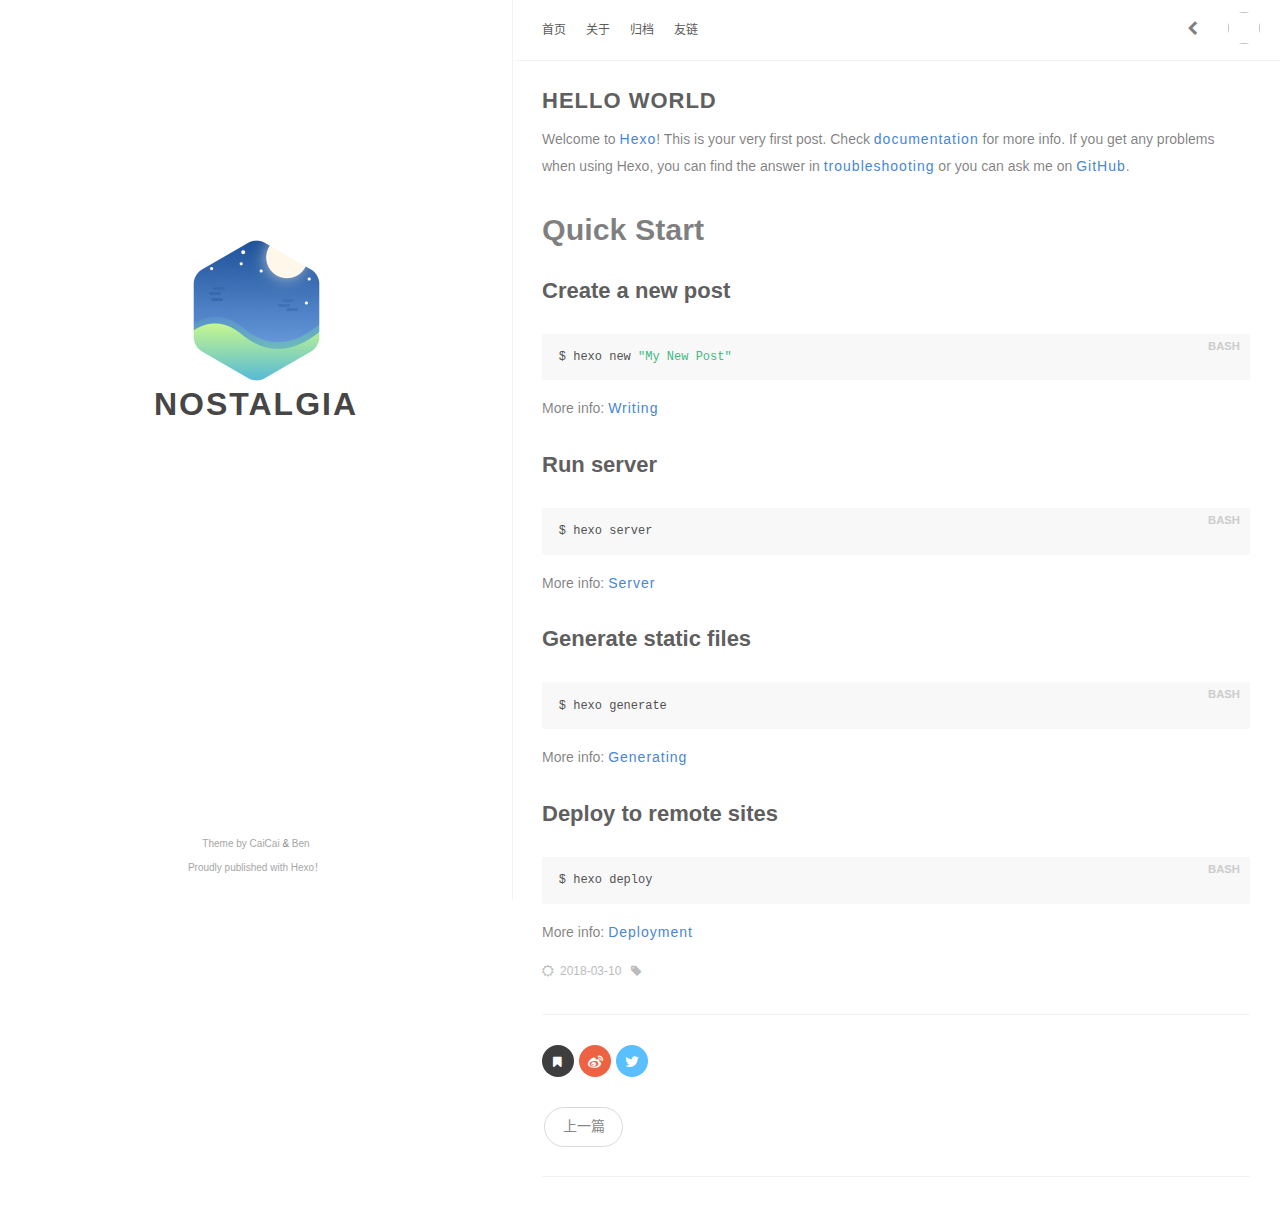
<file: 2018/03/10/hello-world/index.html>
<!DOCTYPE html><html lang="zh-CN"><head><meta charset="utf-8"><meta name="X-UA-Compatible" content="IE=edge"><meta name="author" content="Tongby"><title>Hello World · Nostalgia</title><meta name="description" content="Welcome to Hexo! This is your very first post. Check documentation for more info. If you get any problems when using Hexo, you can find the answer in "><meta name="keywords"><meta content="width=device-width, initial-scale=1.0, maximum-scale=1.0, user-scalable=0" name="viewport"><meta content="yes" name="apple-mobile-web-app-capable"><meta content="black" name="apple-mobile-web-app-status-bar-style"><meta content="telephone=no" name="format-detection"><meta name="renderer" content="webkit"><link rel="short icon" href="/images/favicon.png" type="image/x-icon"><link rel="stylesheet" href="/css/style.css"><link rel="stylesheet" href="/css/blog_basic.css"><link rel="stylesheet" href="/css/font-awesome.min.css"><link rel="alternate" type="application/atom+xml" title="ATOM 1.0" href="/atom.xml"></head><body><div class="sidebar animated fadeInDown"><div class="logo-title"><div class="title"><img src="/images/logo@2x.png" style="width:127px;"><h3 title=""><a href="/">Nostalgia</a></h3></div></div><ul class="social-links"></ul><div class="footer"><a target="_blank" href="/"><span>Theme by </span></a><a href="https://www.caicai.me"> CaiCai </a><span>&</span><a href="https://github.com/Ben02/hexo-theme-Anatole"> Ben</a><div class="by_farbox"><a href="https://hexo.io/zh-cn/" target="_blank">Proudly published with Hexo&#65281;</a></div></div></div><div class="main"><div class="page-top animated fadeInDown"><div class="nav"><li><a href="/">首页</a></li><li><a href="/about">关于</a></li><li><a href="/archives">归档</a></li><li><a href="/links">友链</a></li></div><div class="information"><div class="back_btn"><li><a class="fa fa-chevron-left" onclick="window.history.go(-1)"> </a></li></div><div class="avatar"><img></div></div></div><div class="autopagerize_page_element"><div class="content"><div class="post-page"><div class="post animated fadeInDown"><div class="post-title"><h3><a>Hello World</a></h3></div><div class="post-content"><p>Welcome to <a href="https://hexo.io/" target="_blank" rel="noopener">Hexo</a>! This is your very first post. Check <a href="https://hexo.io/docs/" target="_blank" rel="noopener">documentation</a> for more info. If you get any problems when using Hexo, you can find the answer in <a href="https://hexo.io/docs/troubleshooting.html" target="_blank" rel="noopener">troubleshooting</a> or you can ask me on <a href="https://github.com/hexojs/hexo/issues" target="_blank" rel="noopener">GitHub</a>.</p>
<h2 id="Quick-Start"><a href="#Quick-Start" class="headerlink" title="Quick Start"></a>Quick Start</h2><h3 id="Create-a-new-post"><a href="#Create-a-new-post" class="headerlink" title="Create a new post"></a>Create a new post</h3><figure class="highlight bash"><table><tr><td class="gutter"><pre><span class="line">1</span><br></pre></td><td class="code"><pre><span class="line">$ hexo new <span class="string">"My New Post"</span></span><br></pre></td></tr></table></figure>
<p>More info: <a href="https://hexo.io/docs/writing.html" target="_blank" rel="noopener">Writing</a></p>
<h3 id="Run-server"><a href="#Run-server" class="headerlink" title="Run server"></a>Run server</h3><figure class="highlight bash"><table><tr><td class="gutter"><pre><span class="line">1</span><br></pre></td><td class="code"><pre><span class="line">$ hexo server</span><br></pre></td></tr></table></figure>
<p>More info: <a href="https://hexo.io/docs/server.html" target="_blank" rel="noopener">Server</a></p>
<h3 id="Generate-static-files"><a href="#Generate-static-files" class="headerlink" title="Generate static files"></a>Generate static files</h3><figure class="highlight bash"><table><tr><td class="gutter"><pre><span class="line">1</span><br></pre></td><td class="code"><pre><span class="line">$ hexo generate</span><br></pre></td></tr></table></figure>
<p>More info: <a href="https://hexo.io/docs/generating.html" target="_blank" rel="noopener">Generating</a></p>
<h3 id="Deploy-to-remote-sites"><a href="#Deploy-to-remote-sites" class="headerlink" title="Deploy to remote sites"></a>Deploy to remote sites</h3><figure class="highlight bash"><table><tr><td class="gutter"><pre><span class="line">1</span><br></pre></td><td class="code"><pre><span class="line">$ hexo deploy</span><br></pre></td></tr></table></figure>
<p>More info: <a href="https://hexo.io/docs/deployment.html" target="_blank" rel="noopener">Deployment</a></p>
</div><div class="post-footer"><div class="meta"><div class="info"><i class="fa fa-sun-o"></i><span class="date">2018-03-10</span><i class="fa fa-tag"></i></div></div></div></div><div class="share"><div class="evernote"><a class="fa fa-bookmark" href="javascript:(function(){EN_CLIP_HOST='http://www.evernote.com';try{var%20x=document.createElement('SCRIPT');x.type='text/javascript';x.src=EN_CLIP_HOST+'/public/bookmarkClipper.js?'+(new%20Date().getTime()/100000);document.getElementsByTagName('head')[0].appendChild(x);}catch(e){location.href=EN_CLIP_HOST+'/clip.action?url='+encodeURIComponent(location.href)+'&amp;title='+encodeURIComponent(document.title);}})();" ref="nofollow" target="_blank"></a></div><div class="weibo"><a class="fa fa-weibo" href="javascript:void((function(s,d,e){try{}catch(e){}var f='http://service.weibo.com/share/share.php?',u=d.location.href,p=['url=',e(u),'&amp;title=',e(d.title),'&amp;appkey=2924220432'].join('');function a(){if(!window.open([f,p].join(''),'mb',['toolbar=0,status=0,resizable=1,width=620,height=450,left=',(s.width-620)/2,',top=',(s.height-450)/2].join('')))u.href=[f,p].join('');};if(/Firefox/.test(navigator.userAgent)){setTimeout(a,0)}else{a()}})(screen,document,encodeURIComponent));"></a></div><div class="twitter"><a class="fa fa-twitter" href="http://twitter.com/home?status=,http://yoursite.com/2018/03/10/hello-world/,Nostalgia,Hello World,;"></a></div></div><div class="pagination"><ul class="clearfix"><li class="pre pagbuttons"><a class="btn" role="navigation" href="/2018/03/17/测试/" title="测试">上一篇</a></li></ul></div></div></div></div></div><script src="/js/jquery.js"></script><script src="/js/jquery-migrate-1.2.1.min.js"></script><script src="/js/jquery.appear.js"></script></body></html>
</file>
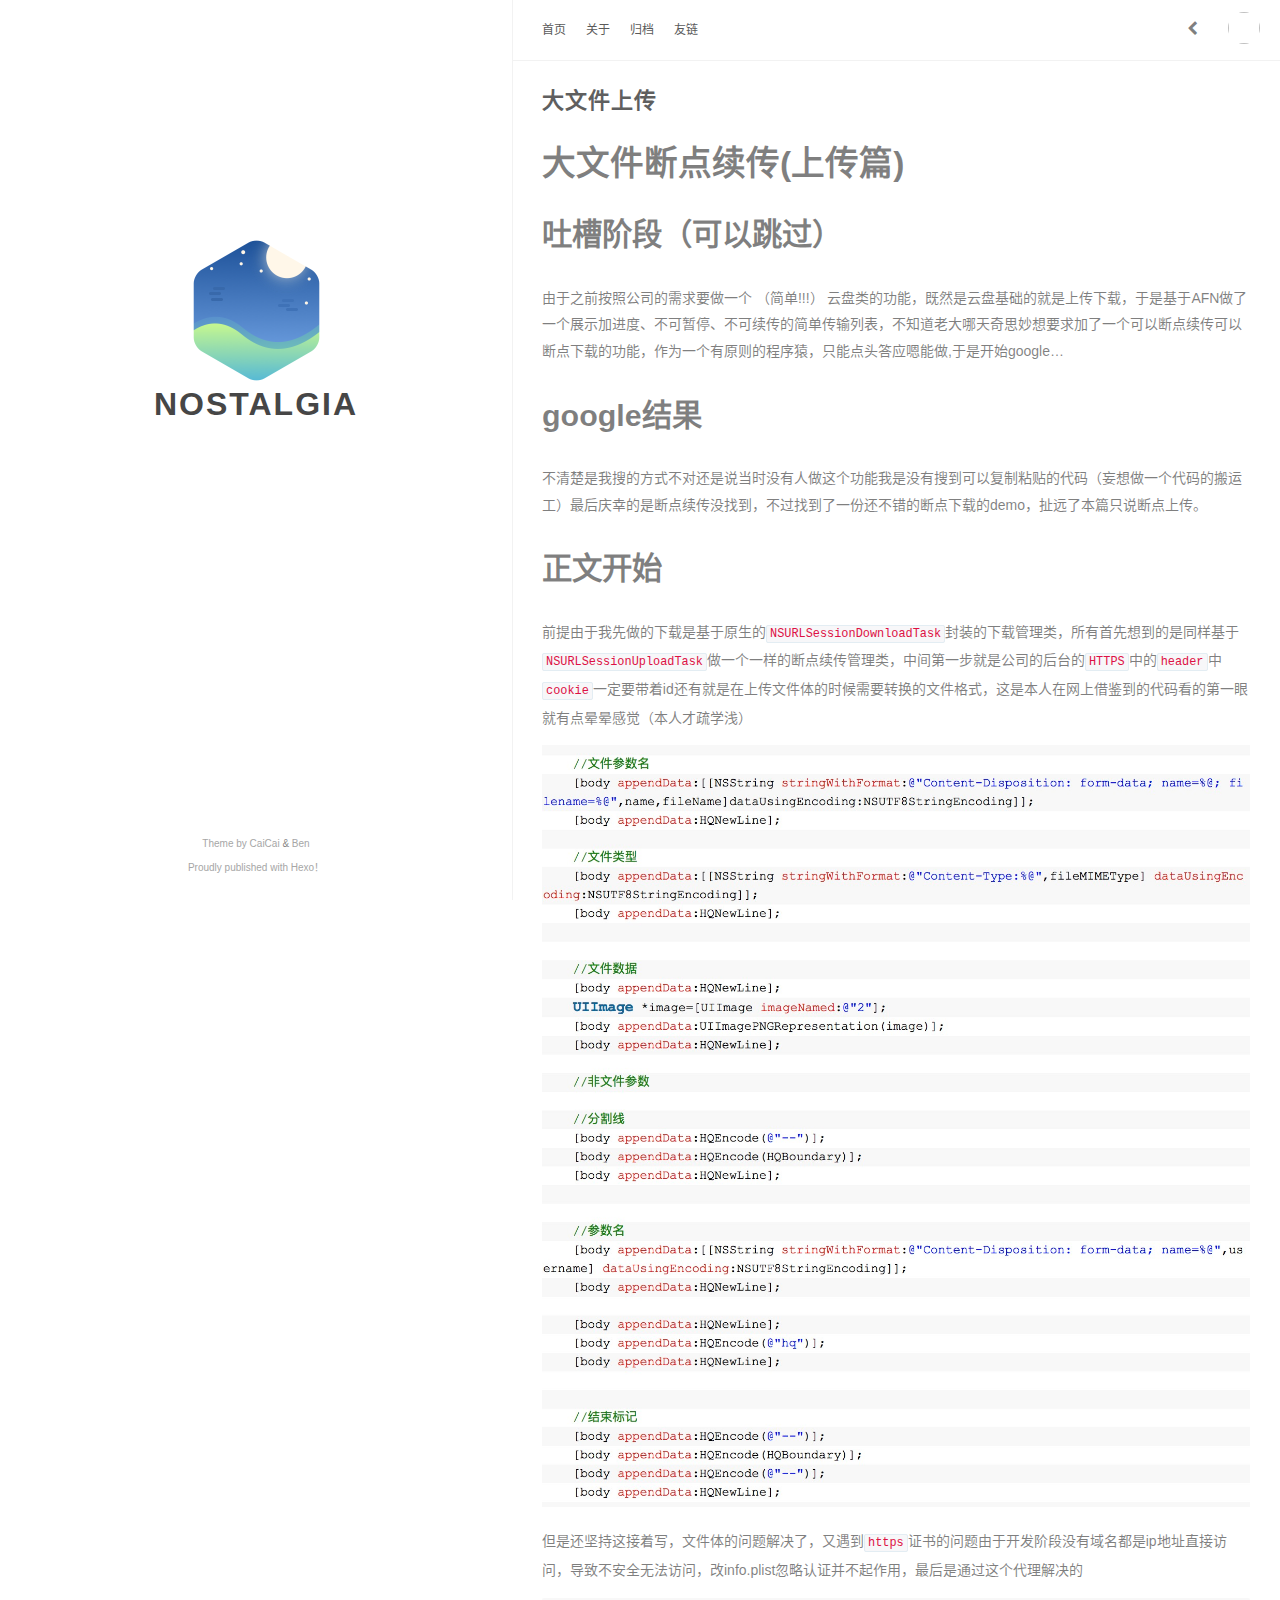
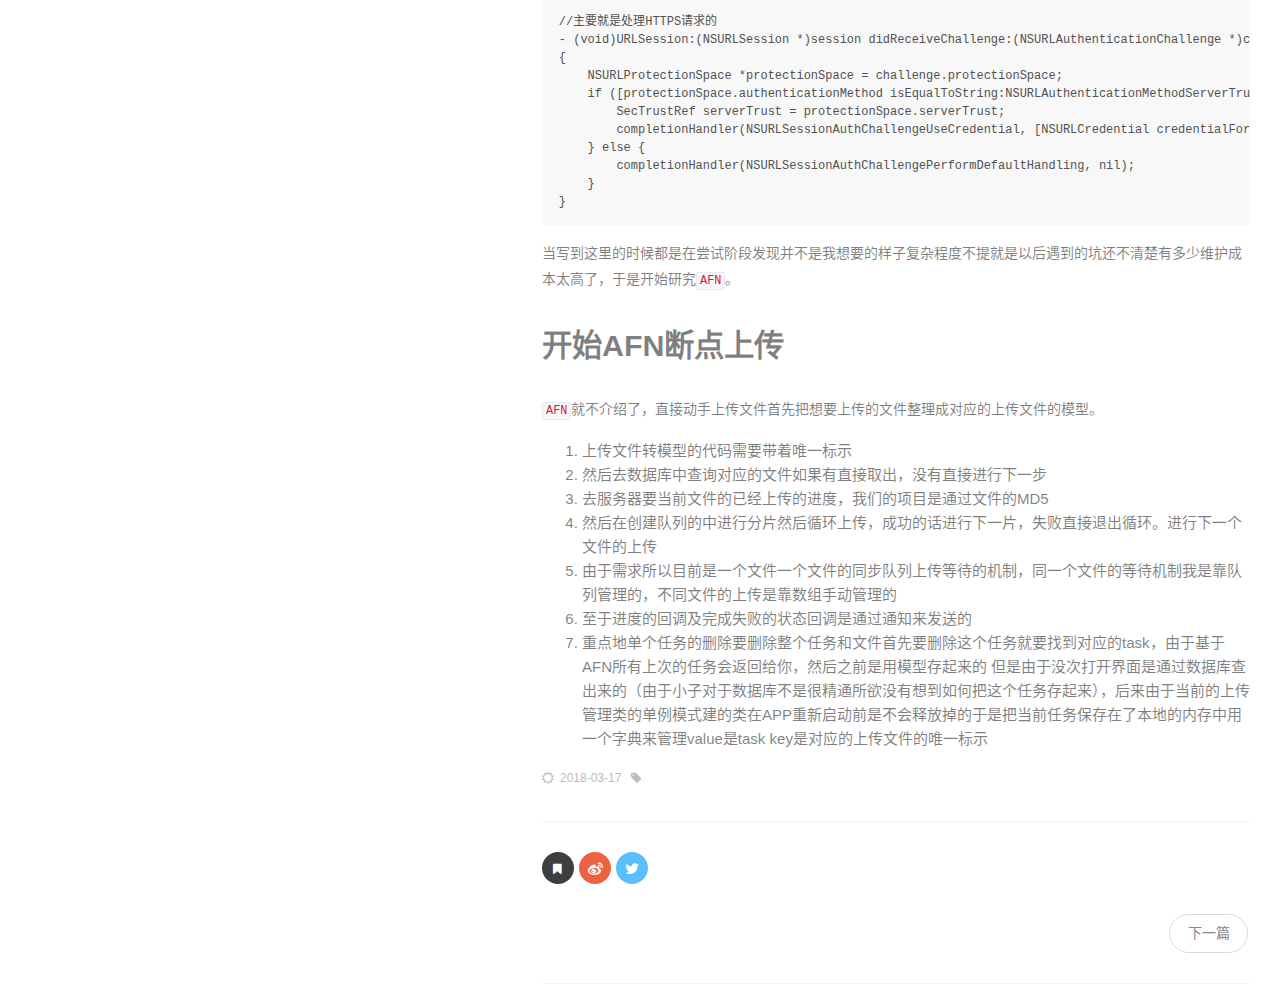
<file: 2018/03/17/大文件上传/index.html>
<!DOCTYPE html><html lang="zh-CN"><head><meta charset="utf-8"><meta name="X-UA-Compatible" content="IE=edge"><meta name="author" content="Tongby"><title>大文件上传 · Nostalgia</title><meta name="description" content="大文件断点续传(上传篇)吐槽阶段（可以跳过）由于之前按照公司的需求要做一个 （简单!!!） 云盘类的功能，既然是云盘基础的就是上传下载，于是基于AFN做了一个展示加进度、不可暂停、不可续传的简单传输列表，不知道老大哪天奇思妙想要求加了一个可以断点续传可以断点下载的功能，作为一个有原则的程序猿，只能点"><meta name="keywords"><meta content="width=device-width, initial-scale=1.0, maximum-scale=1.0, user-scalable=0" name="viewport"><meta content="yes" name="apple-mobile-web-app-capable"><meta content="black" name="apple-mobile-web-app-status-bar-style"><meta content="telephone=no" name="format-detection"><meta name="renderer" content="webkit"><link rel="short icon" href="/images/favicon.png" type="image/x-icon"><link rel="stylesheet" href="/css/style.css"><link rel="stylesheet" href="/css/blog_basic.css"><link rel="stylesheet" href="/css/font-awesome.min.css"><link rel="alternate" type="application/atom+xml" title="ATOM 1.0" href="/atom.xml"></head><body><div class="sidebar animated fadeInDown"><div class="logo-title"><div class="title"><img src="/images/logo@2x.png" style="width:127px;"><h3 title=""><a href="/">Nostalgia</a></h3></div></div><ul class="social-links"></ul><div class="footer"><a target="_blank" href="/"><span>Theme by </span></a><a href="https://www.caicai.me"> CaiCai </a><span>&</span><a href="https://github.com/Ben02/hexo-theme-Anatole"> Ben</a><div class="by_farbox"><a href="https://hexo.io/zh-cn/" target="_blank">Proudly published with Hexo&#65281;</a></div></div></div><div class="main"><div class="page-top animated fadeInDown"><div class="nav"><li><a href="/">首页</a></li><li><a href="/about">关于</a></li><li><a href="/archives">归档</a></li><li><a href="/links">友链</a></li></div><div class="information"><div class="back_btn"><li><a class="fa fa-chevron-left" onclick="window.history.go(-1)"> </a></li></div><div class="avatar"><img></div></div></div><div class="autopagerize_page_element"><div class="content"><div class="post-page"><div class="post animated fadeInDown"><div class="post-title"><h3><a>大文件上传</a></h3></div><div class="post-content"><h1 id="大文件断点续传-上传篇"><a href="#大文件断点续传-上传篇" class="headerlink" title="大文件断点续传(上传篇)"></a>大文件断点续传(上传篇)</h1><h2 id="吐槽阶段（可以跳过）"><a href="#吐槽阶段（可以跳过）" class="headerlink" title="吐槽阶段（可以跳过）"></a>吐槽阶段（可以跳过）</h2><p>由于之前按照公司的需求要做一个 （简单!!!） 云盘类的功能，既然是云盘基础的就是上传下载，于是基于AFN做了一个展示加进度、不可暂停、不可续传的简单传输列表，不知道老大哪天奇思妙想要求加了一个可以断点续传可以断点下载的功能，作为一个有原则的程序猿，只能点头答应嗯能做,于是开始google…</p>
<h2 id="google结果"><a href="#google结果" class="headerlink" title="google结果"></a>google结果</h2><p>不清楚是我搜的方式不对还是说当时没有人做这个功能我是没有搜到可以复制粘贴的代码（妄想做一个代码的搬运工）最后庆幸的是断点续传没找到，不过找到了一份还不错的断点下载的demo，扯远了本篇只说断点上传。</p>
<h2 id="正文开始"><a href="#正文开始" class="headerlink" title="正文开始"></a>正文开始</h2><p>前提由于我先做的下载是基于原生的<code>NSURLSessionDownloadTask</code>封装的下载管理类，所有首先想到的是同样基于<code>NSURLSessionUploadTask</code>做一个一样的断点续传管理类，中间第一步就是公司的后台的<code>HTTPS</code>中的<code>header</code>中<code>cookie</code>一定要带着id还有就是在上传文件体的时候需要转换的文件格式，这是本人在网上借鉴到的代码看的第一眼就有点晕晕感觉（本人才疏学浅）</p>
<img src="/2018/03/17/大文件上传/AFN-upload-body.png" title="This is an example image">
<p>但是还坚持这接着写，文件体的问题解决了，又遇到<code>https</code>证书的问题由于开发阶段没有域名都是ip地址直接访问，导致不安全无法访问，改info.plist忽略认证并不起作用，最后是通过这个代理解决的<br><figure class="highlight plain"><table><tr><td class="gutter"><pre><span class="line">1</span><br><span class="line">2</span><br><span class="line">3</span><br><span class="line">4</span><br><span class="line">5</span><br><span class="line">6</span><br><span class="line">7</span><br><span class="line">8</span><br><span class="line">9</span><br><span class="line">10</span><br><span class="line">11</span><br></pre></td><td class="code"><pre><span class="line">//主要就是处理HTTPS请求的</span><br><span class="line">- (void)URLSession:(NSURLSession *)session didReceiveChallenge:(NSURLAuthenticationChallenge *)challenge completionHandler:(void (^)(NSURLSessionAuthChallengeDisposition, NSURLCredential *))completionHandler</span><br><span class="line">&#123;</span><br><span class="line">    NSURLProtectionSpace *protectionSpace = challenge.protectionSpace;</span><br><span class="line">    if ([protectionSpace.authenticationMethod isEqualToString:NSURLAuthenticationMethodServerTrust]) &#123;</span><br><span class="line">        SecTrustRef serverTrust = protectionSpace.serverTrust;</span><br><span class="line">        completionHandler(NSURLSessionAuthChallengeUseCredential, [NSURLCredential credentialForTrust:serverTrust]);</span><br><span class="line">    &#125; else &#123;</span><br><span class="line">        completionHandler(NSURLSessionAuthChallengePerformDefaultHandling, nil);</span><br><span class="line">    &#125;</span><br><span class="line">&#125;</span><br></pre></td></tr></table></figure></p>
<p>当写到这里的时候都是在尝试阶段发现并不是我想要的样子复杂程度不提就是以后遇到的坑还不清楚有多少维护成本太高了，于是开始研究<code>AFN</code>。</p>
<h2 id="开始AFN断点上传"><a href="#开始AFN断点上传" class="headerlink" title="开始AFN断点上传"></a>开始AFN断点上传</h2><p><code>AFN</code>就不介绍了，直接动手上传文件首先把想要上传的文件整理成对应的上传文件的模型。</p>
<ol>
<li>上传文件转模型的代码需要带着唯一标示</li>
<li>然后去数据库中查询对应的文件如果有直接取出，没有直接进行下一步</li>
<li>去服务器要当前文件的已经上传的进度，我们的项目是通过文件的MD5</li>
<li>然后在创建队列的中进行分片然后循环上传，成功的话进行下一片，失败直接退出循环。进行下一个文件的上传</li>
<li>由于需求所以目前是一个文件一个文件的同步队列上传等待的机制，同一个文件的等待机制我是靠队列管理的，不同文件的上传是靠数组手动管理的</li>
<li>至于进度的回调及完成失败的状态回调是通过通知来发送的</li>
<li>重点地单个任务的删除要删除整个任务和文件首先要删除这个任务就要找到对应的task，由于基于AFN所有上次的任务会返回给你，然后之前是用模型存起来的 但是由于没次打开界面是通过数据库查出来的（由于小子对于数据库不是很精通所欲没有想到如何把这个任务存起来），后来由于当前的上传管理类的单例模式建的类在APP重新启动前是不会释放掉的于是把当前任务保存在了本地的内存中用一个字典来管理value是task key是对应的上传文件的唯一标示</li>
</ol>
</div><div class="post-footer"><div class="meta"><div class="info"><i class="fa fa-sun-o"></i><span class="date">2018-03-17</span><i class="fa fa-tag"></i></div></div></div></div><div class="share"><div class="evernote"><a class="fa fa-bookmark" href="javascript:(function(){EN_CLIP_HOST='http://www.evernote.com';try{var%20x=document.createElement('SCRIPT');x.type='text/javascript';x.src=EN_CLIP_HOST+'/public/bookmarkClipper.js?'+(new%20Date().getTime()/100000);document.getElementsByTagName('head')[0].appendChild(x);}catch(e){location.href=EN_CLIP_HOST+'/clip.action?url='+encodeURIComponent(location.href)+'&amp;title='+encodeURIComponent(document.title);}})();" ref="nofollow" target="_blank"></a></div><div class="weibo"><a class="fa fa-weibo" href="javascript:void((function(s,d,e){try{}catch(e){}var f='http://service.weibo.com/share/share.php?',u=d.location.href,p=['url=',e(u),'&amp;title=',e(d.title),'&amp;appkey=2924220432'].join('');function a(){if(!window.open([f,p].join(''),'mb',['toolbar=0,status=0,resizable=1,width=620,height=450,left=',(s.width-620)/2,',top=',(s.height-450)/2].join('')))u.href=[f,p].join('');};if(/Firefox/.test(navigator.userAgent)){setTimeout(a,0)}else{a()}})(screen,document,encodeURIComponent));"></a></div><div class="twitter"><a class="fa fa-twitter" href="http://twitter.com/home?status=,http://yoursite.com/2018/03/17/大文件上传/,Nostalgia,大文件上传,;"></a></div></div><div class="pagination"><ul class="clearfix"><li class="next pagbuttons"><a class="btn" role="navigation" href="/2018/03/17/测试/" title="测试">下一篇</a></li></ul></div></div></div></div></div><script src="/js/jquery.js"></script><script src="/js/jquery-migrate-1.2.1.min.js"></script><script src="/js/jquery.appear.js"></script></body></html>
</file>
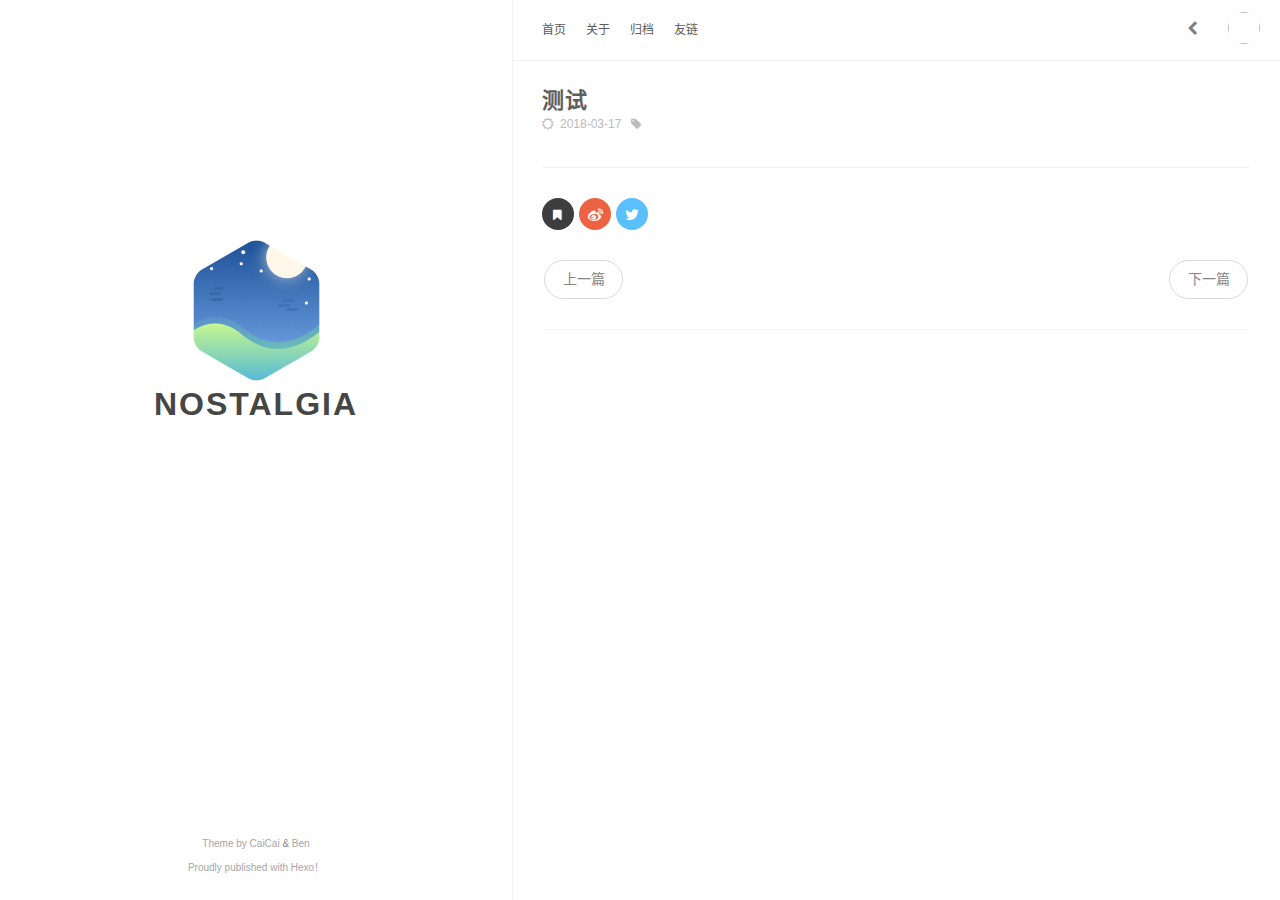
<file: 2018/03/17/测试/index.html>
<!DOCTYPE html><html lang="zh-CN"><head><meta charset="utf-8"><meta name="X-UA-Compatible" content="IE=edge"><meta name="author" content="Tongby"><title>测试 · Nostalgia</title><meta name="description" content=""><meta name="keywords"><meta content="width=device-width, initial-scale=1.0, maximum-scale=1.0, user-scalable=0" name="viewport"><meta content="yes" name="apple-mobile-web-app-capable"><meta content="black" name="apple-mobile-web-app-status-bar-style"><meta content="telephone=no" name="format-detection"><meta name="renderer" content="webkit"><link rel="short icon" href="/images/favicon.png" type="image/x-icon"><link rel="stylesheet" href="/css/style.css"><link rel="stylesheet" href="/css/blog_basic.css"><link rel="stylesheet" href="/css/font-awesome.min.css"><link rel="alternate" type="application/atom+xml" title="ATOM 1.0" href="/atom.xml"></head><body><div class="sidebar animated fadeInDown"><div class="logo-title"><div class="title"><img src="/images/logo@2x.png" style="width:127px;"><h3 title=""><a href="/">Nostalgia</a></h3></div></div><ul class="social-links"></ul><div class="footer"><a target="_blank" href="/"><span>Theme by </span></a><a href="https://www.caicai.me"> CaiCai </a><span>&</span><a href="https://github.com/Ben02/hexo-theme-Anatole"> Ben</a><div class="by_farbox"><a href="https://hexo.io/zh-cn/" target="_blank">Proudly published with Hexo&#65281;</a></div></div></div><div class="main"><div class="page-top animated fadeInDown"><div class="nav"><li><a href="/">首页</a></li><li><a href="/about">关于</a></li><li><a href="/archives">归档</a></li><li><a href="/links">友链</a></li></div><div class="information"><div class="back_btn"><li><a class="fa fa-chevron-left" onclick="window.history.go(-1)"> </a></li></div><div class="avatar"><img></div></div></div><div class="autopagerize_page_element"><div class="content"><div class="post-page"><div class="post animated fadeInDown"><div class="post-title"><h3><a>测试</a></h3></div><div class="post-content"></div><div class="post-footer"><div class="meta"><div class="info"><i class="fa fa-sun-o"></i><span class="date">2018-03-17</span><i class="fa fa-tag"></i></div></div></div></div><div class="share"><div class="evernote"><a class="fa fa-bookmark" href="javascript:(function(){EN_CLIP_HOST='http://www.evernote.com';try{var%20x=document.createElement('SCRIPT');x.type='text/javascript';x.src=EN_CLIP_HOST+'/public/bookmarkClipper.js?'+(new%20Date().getTime()/100000);document.getElementsByTagName('head')[0].appendChild(x);}catch(e){location.href=EN_CLIP_HOST+'/clip.action?url='+encodeURIComponent(location.href)+'&amp;title='+encodeURIComponent(document.title);}})();" ref="nofollow" target="_blank"></a></div><div class="weibo"><a class="fa fa-weibo" href="javascript:void((function(s,d,e){try{}catch(e){}var f='http://service.weibo.com/share/share.php?',u=d.location.href,p=['url=',e(u),'&amp;title=',e(d.title),'&amp;appkey=2924220432'].join('');function a(){if(!window.open([f,p].join(''),'mb',['toolbar=0,status=0,resizable=1,width=620,height=450,left=',(s.width-620)/2,',top=',(s.height-450)/2].join('')))u.href=[f,p].join('');};if(/Firefox/.test(navigator.userAgent)){setTimeout(a,0)}else{a()}})(screen,document,encodeURIComponent));"></a></div><div class="twitter"><a class="fa fa-twitter" href="http://twitter.com/home?status=,http://yoursite.com/2018/03/17/测试/,Nostalgia,测试,;"></a></div></div><div class="pagination"><ul class="clearfix"><li class="pre pagbuttons"><a class="btn" role="navigation" href="/2018/03/17/大文件上传/" title="大文件上传">上一篇</a></li><li class="next pagbuttons"><a class="btn" role="navigation" href="/2018/03/10/hello-world/" title="Hello World">下一篇</a></li></ul></div></div></div></div></div><script src="/js/jquery.js"></script><script src="/js/jquery-migrate-1.2.1.min.js"></script><script src="/js/jquery.appear.js"></script></body></html>
</file>
<file: css/style.css>
@charset "UTF-8";
html {
  background-color: #fff;
  -webkit-font-smoothing: antialiased;
}

body {
  color: rgba(0, 0, 0, 0.5);
  font-family: 'PingHei', 'PingFang SC', Helvetica Neue, 'Work Sans', 'Hiragino Sans GB', 'Microsoft YaHei', SimSun, sans-serif;
  font-size: 15px;
  width: 100%;
  margin: 0 auto 30px auto;
  background-color: #fff;
}

p {
  line-height: 1.9em;
  font-weight: 400;
  font-size: 14px;
}

a {
  text-decoration: none;
}

a:link, a:visited {
  opacity: 1;
  -webkit-transition: all .15s linear;
  -moz-transition: all .15s linear;
  -o-transition: all .15s linear;
  -ms-transition: all .15s linear;
  transition: all .15s linear;
  color: #424242;
}

a:hover, a:active {
  color: #4786D6;
}

/*basic styles ends*/
/*animation starts*/
.animated {
  -webkit-animation-fill-mode: both;
  -moz-animation-fill-mode: both;
  -ms-animation-fill-mode: both;
  -o-animation-fill-mode: both;
  animation-fill-mode: both;
  -webkit-animation-duration: 1s;
  -moz-animation-duration: 1s;
  -ms-animation-duration: 1s;
  -o-animation-duration: 1s;
  animation-duration: 1s;
}

.animated.hinge {
  -webkit-animation-duration: 1s;
  -moz-animation-duration: 1s;
  -ms-animation-duration: 1s;
  -o-animation-duration: 1s;
  animation-duration: 1s;
}

@-webkit-keyframes fadeInDown {
  0% {
    opacity: 0;
    -webkit-transform: translateY(-20px);
  }
  100% {
    opacity: 1;
    -webkit-transform: translateY(0);
  }
}
@-moz-keyframes fadeInDown {
  0% {
    opacity: 0;
    -moz-transform: translateY(-20px);
  }
  100% {
    opacity: 1;
    -moz-transform: translateY(0);
  }
}
@-o-keyframes fadeInDown {
  0% {
    opacity: 0;
    -o-transform: translateY(-20px);
  }
  100% {
    opacity: 1;
    -o-transform: translateY(0);
  }
}
@keyframes fadeInDown {
  0% {
    opacity: 0;
    transform: translateY(-20px);
  }
  100% {
    opacity: 1;
    transform: translateY(0);
  }
}
.fadeInDown {
  -webkit-animation-name: fadeInDown;
  -moz-animation-name: fadeInDown;
  -o-animation-name: fadeInDown;
  animation-name: fadeInDown;
}

/*animation ends*/
.content {
  height: auto;
  float: right;
  width: 60%;
  margin-top: 60px;
}

.page-top {
  width: 60%;
  position: fixed;
  right: 0;
  z-index: 3;
  background-color: #fff;
  height: 60px;
  border-bottom: 1px solid #f2f2f2;
}
.page-top .nav {
  list-style: none;
  padding: 18px 30px;
  float: left;
  font-size: 12px;
}
.page-top .nav li {
  position: relative;
  display: initial;
  padding-right: 20px;
}
.page-top .nav a {
  color: #5A5A5A;
}
.page-top .nav a:hover {
  color: #4786D6;
}
.page-top .nav a.current {
  color: #5A5A5A;
  padding-bottom: 22px;
  border-bottom: 1px solid #5A5A5A;
}
.page-top .information {
  float: right;
  padding-top: 12px;
  padding-right: 20px;
}
.page-top .information .avatar {
  float: right;
}
.page-top .information .avatar img {
  width: 32px;
  height: 32px;
  border-radius: 300px;
}
.page-top .information .back_btn {
  float: left;
  padding-top: 5px;
  margin-right: -10px;
}
.page-top .information .back_btn li {
  display: initial;
  padding-right: 40px;
}

.sidebar {
  width: 40%;
  -webkit-background-size: cover;
  background-size: cover;
  background-color: #fff;
  height: 100%;
  transition: 0.8s;
  top: 0;
  left: 0;
  position: fixed;
  z-index: 4;
  border-right: 1px solid #f2f2f2;
}
.sidebar .logo-title {
  text-align: center;
  padding-top: 240px;
}
.sidebar .logo-title .description {
  font-size: 14px;
  color: #565654;
}
.sidebar .logo-title .logo {
  margin: 0 auto;
}
.sidebar .logo-title .title h3 {
  text-transform: uppercase;
  font-size: 2rem;
  font-weight: bold;
  letter-spacing: 2px;
  line-height: 1;
  margin: 0;
}
.sidebar .logo-title .title a {
  text-decoration: none;
  color: #464646;
  font-size: 2rem;
  font-weight: bold;
}
.sidebar .social-links {
  list-style: none;
  padding: 0;
  font-size: 14px;
  text-align: center;
}
.sidebar .social-links i {
  margin-right: 3px;
}
.sidebar .social-links li {
  display: inline;
  padding: 0 4px;
  line-height: 0;
}
.sidebar .social-links a {
  color: #565654;
}
.sidebar .social-links a:hover {
  color: #4786D6;
}

.post {
  background-color: #FFF;
  margin: 30px;
}
.post .post-title h1 {
  text-transform: uppercase;
  font-size: 30px;
  letter-spacing: 5px;
  line-height: 1;
}
.post .post-title h2 {
  text-transform: uppercase;
  letter-spacing: 1px;
  font-size: 28px;
  line-height: 1;
  font-weight: 600;
  color: #5f5f5f;
}
.post .post-title h3 {
  text-transform: uppercase;
  letter-spacing: 1px;
  line-height: 1;
  font-weight: 600;
  color: #464646;
  font-size: 22px;
  margin: 0;
}
.post .post-title a {
  text-decoration: none;
  letter-spacing: 1px;
  color: #5f5f5f;
}
.post .post-title a:hover {
  text-decoration: underline;
}
.post .post-content a {
  text-decoration: none;
  letter-spacing: 1px;
  color: #4786D6;
}
.post .post-content a:hover {
  color: #2F69B3;
}
.post .post-content h3 {
  color: #5F5F5F;
  font-size: 22px;
  font-weight: 600;
}
.post .post-content h4 {
  color: #5F5F5F;
  font-size: 16px;
}
.post .post-footer {
  padding: 0 0 30px 0;
  border-bottom: 1px solid #f2f2f2;
}
.post .post-footer .meta {
  max-width: 100%;
  height: 25px;
  color: #bbbbbb;
}
.post .post-footer .meta .info {
  float: left;
  font-size: 12px;
}
.post .post-footer .meta .info .date {
  margin-right: 10px;
}
.post .post-footer .meta a {
  text-decoration: none;
  color: #bbbbbb;
  padding-right: 10px;
}
.post .post-footer .meta a:hover {
  color: #4786D6;
}
.post .post-footer .meta i {
  margin-right: 6px;
}
.post .post-footer .tags {
  padding-bottom: 15px;
  font-size: 13px;
}
.post .post-footer .tags ul {
  list-style-type: none;
  display: inline;
  margin: 0;
  padding: 0;
}
.post .post-footer .tags ul li {
  list-style-type: none;
  margin: 0;
  padding-right: 5px;
  display: inline;
}
.post .post-footer .tags a {
  text-decoration: none;
  color: rgba(0, 0, 0, 0.44);
  font-weight: 400;
}
.post .post-footer .tags a:hover {
  text-decoration: none;
}

.pagination {
  margin: 30px;
  padding: 0px 0 56px 0;
  border-bottom: 1px solid #f2f2f2;
}
.pagination ul {
  list-style: none;
  margin: 0;
  padding: 0;
  height: 13px;
}
.pagination ul li {
  margin: 0 2px 0 2px;
  display: inline;
  line-height: 1;
}
.pagination ul li a {
  text-decoration: none;
}
.pagination .pre {
  float: left;
}
.pagination .next {
  float: right;
}

.like-reblog-buttons {
  float: right;
}

.like-button {
  float: right;
  padding: 0 0 0 10px;
}

.reblog-button {
  float: right;
  padding: 0;
}

#install-btn {
  position: fixed;
  bottom: 0px;
  right: 6px;
}

#disqus_thread {
  margin: 30px;
  border-bottom: 1px solid #f2f2f2;
}

.footer {
  clear: both;
  text-align: center;
  font-size: 10px;
  margin: 0 auto;
  bottom: 0;
  position: absolute;
  width: 100%;
  padding-bottom: 20px;
  background: #fff;
}
.footer a {
  color: #A6A6A6;
}
.footer a:hover {
  color: #4786D6;
}

/*for archive*/
.archive {
  width: 100%;
}

.list-with-title {
  font-size: 14px;
  margin: 30px;
  padding: 0;
}
.list-with-title li {
  list-style-type: none;
  padding: 0;
}
.list-with-title .listing-title {
  font-size: 24px;
  color: #666666;
  font-weight: 600;
  line-height: 2.2em;
}
.list-with-title .listing {
  padding: 0;
}
.list-with-title .listing .listing-post {
  padding-bottom: 5px;
}
.list-with-title .listing .listing-post .post-time {
  float: right;
  color: #C5C5C5;
}
.list-with-title .listing .listing-post a {
  color: #8F8F8F;
}
.list-with-title .listing .listing-post a:hover {
  color: #4786D6;
}

/* share */
.share {
  margin: 0px 30px;
  display: inline-flex;
}

.evernote {
  width: 32px;
  height: 32px;
  border-radius: 300px;
  background-color: #3E3E3E;
  margin-right: 5px;
}
.evernote a {
  color: #fff;
  padding: 11px;
  font-size: 12px;
}
.evernote a:hover {
  color: #ED6243;
  padding: 11px;
}

.weibo {
  width: 32px;
  height: 32px;
  border-radius: 300px;
  background-color: #ED6243;
  margin-right: 5px;
}
.weibo a {
  color: #fff;
  padding: 9px;
}
.weibo a:hover {
  color: #BD4226;
}

.twitter {
  width: 32px;
  height: 32px;
  border-radius: 300px;
  background-color: #59C0FD;
  margin-right: 5px;
}
.twitter a {
  color: #fff;
  padding: 9px;
}
.twitter a:hover {
  color: #4B9ECE;
}

/* about */
.about {
  margin: 30px;
}
.about h3 {
  font-size: 22px;
}

/* links*/
.links {
  margin: 30px;
}
.links h3 {
  font-size: 22px;
}
.links a {
  cursor: pointer;
}

/* 评论样式 */
.comment-count {
  color: #666;
}

.tab-community {
  color: #666;
}

.read_more {
  font-size: 14px;
}

.back-button {
  padding-top: 30px;
  max-width: 100px;
  padding-left: 40px;
  float: left;
}

/* 默认评论样式 */
#fb_comments_container {
  margin: 30px;
}

/* 按钮样式 */
a.btn {
  color: #868686;
  font-weight: 400;
}

.btn {
  display: inline-block;
  position: relative;
  outline: 0;
  color: rgba(0, 0, 0, 0.44);
  background: transparent;
  font-size: 14px;
  text-align: center;
  text-decoration: none;
  cursor: pointer;
  border: 1px solid rgba(0, 0, 0, 0.15);
  white-space: nowrap;
  font-weight: 400;
  font-style: normal;
  border-radius: 999em;
}

.btn:hover {
  display: inline-block;
  position: relative;
  outline: 0px;
  color: #464545;
  background: transparent;
  font-size: 14px;
  text-align: center;
  text-decoration: none;
  cursor: pointer;
  border: 1px solid #464545;
  white-space: nowrap;
  font-weight: 400;
  font-style: normal;
  border-radius: 999em;
}

[role="back"] {
  padding: 0.5em 1.25em;
  line-height: 1.666em;
}

[role="home"] {
  padding: 0.5em 1.25em;
  line-height: 1.666em;
}

[role="navigation"] {
  padding: 0.5em 1.25em;
  line-height: 1.666em;
}

[role="tags"] {
  padding: 6px 12px;
}

/* Menu样式 */
.menu {
  float: right;
  padding-top: 30px;
}
.menu .btn-down {
  margin: 0px;
}
.menu .btn-down li {
  list-style: none;
  width: 100px;
}
.menu .btn-down li a {
  display: inline-block;
  position: relative;
  padding: 0.5em 1.25em;
  outline: 0;
  color: rgba(0, 0, 0, 0.44);
  background: transparent;
  font-size: 14px;
  text-align: center;
  text-decoration: none;
  cursor: pointer;
  border: 1px solid rgba(0, 0, 0, 0.15);
  white-space: nowrap;
  font-weight: 400;
  font-style: normal;
  border-radius: 999em;
  margin-top: 5px;
}
.menu .btn-down li a:hover {
  position: relative;
  padding: 0.5em 1.25em;
  outline: 0;
  color: #fff;
  background: #3CBD10;
  font-size: 14px;
  text-align: center;
  text-decoration: none;
  cursor: pointer;
  border: 1px solid rgba(0, 0, 0, 0.15);
  white-space: nowrap;
  font-weight: 400;
  font-style: normal;
  border-radius: 999em;
  margin-top: 5px;
}
.menu .btn-down div {
  position: absolute;
  visibility: hidden;
  width: 100px;
  float: right;
}

.page_404 {
  text-align: center;
  padding-top: 50px;
}

@media screen and (max-width: 960px) {
  .sidebar {
    width: 100%;
    position: absolute;
    border-right: none;
    z-index: 1;
  }
  .sidebar .logo-title {
    padding-top: 120px;
  }
  .sidebar .logo-title .title img {
    width: 100px;
  }
  .sidebar .logo-title .title h3 {
    font-size: 20px;
  }

  .page-top {
    width: 100%;
  }

  .post-title h3 {
    line-height: 1.6;
  }

  .content {
    margin-top: 420px;
    width: 100%;
    z-index: 2;
    position: absolute;
  }

  .footer {
    display: none;
  }

  .share {
    display: grid;
  }
}
</file>
<file: css/blog_basic.css>
.post-content .tip {
  position: relative;
  margin: 2em 0;
  padding: 12px 24px 12px 30px;
  border-left: 4px solid #f66;
  border-top-right-radius: 2px;
  border-bottom-right-radius: 2px;
  background-color: #f8f8f8
}

.post-content .tip br {
  /**display: none**/
}

.post-content .tip:before {
  position: absolute;
  top: 14px;
  left: -12px;
  content: "!";
  width: 20px;
  height: 20px;
  border-radius: 100%;
  color: #fff;
  font-size: 14px;
  line-height: 20px;
  font-weight: bold;
  text-align: center;
  background-color: #f66;
  font-family: 'Dosis', 'Source Sans Pro', 'Helvetica Neue', Arial, sans-serif
}

.content > .post > .post-content > p {
  word-wrap: break-word;
  word-break: break-all;
}

#ds-thread,#disqus_thread,#cloud-tie-wrapper {
  margin: 0 30px!important
}

pre {
  font-size: 0.8em!important;
  background-color: #f8f8f8!important;
  font-family: 'Roboto Mono','Lucida Console','Trebuchet MS','Courier New', Monaco, courier,'PingFang SC','Hiragino Sans GB','Microsoft Jhenghei','Microsoft YaHei', monospace!important
}

figure.highlight {
  position: relative!important;
  margin: 1em 0!important;
  border-radius: 2px!important;
  line-height: 1.1em!important;
  background-color: #f8f8f8!important;
  overflow-x: auto!important
}

figure.highlight table,figure.highlight tr,figure.highlight td {
  width: 100%!important;
  border-collapse: collapse!important;
  padding: 0!important;
  margin: 0!important
}

figure.highlight .gutter {
  display: none!important
}

figure.highlight .code pre {
  padding: 1.2em 1.4em!important;
  line-height: 1.5em!important;
  margin: 0!important
}

figure.highlight.html .code:after,figure.highlight.js .code:after,figure.highlight.bash .code:after,figure.highlight.css .code:after,figure.highlight.scss .code:after,figure.highlight.diff .code:after,figure.highlight.java .code:after,figure.highlight.xml .code:after,figure.highlight.python .code:after,figure.highlight.json .code:after,figure.highlight.swift .code:after,figure.highlight.ruby .code:after,figure.highlight.perl .code:after,figure.highlight.php .code:after,figure.highlight.c .code:after,figure.highlight.cpp .code:after {
  position: absolute!important;
  top: 0!important;
  right: 0!important;
  color: #ccc!important;
  text-align: right!important;
  font-size: 0.75em!important;
  padding: 5px 10px 0!important;
  line-height: 15px!important;
  height: 15px!important;
  font-weight: 600!important
}

figure.highlight.html .code:after {
  content: "HTML"
}

figure.highlight.js .code:after {
  content: "JS"
}

figure.highlight.bash .code:after {
  content: "BASH"
}

figure.highlight.css .code:after {
  content: "CSS"
}

figure.highlight.scss .code:after {
  content: "SCSS"
}

figure.highlight.diff .code:after {
  content: "DIFF"
}

figure.highlight.java .code:after {
  content: "JAVA"
}

figure.highlight.xml .code:after {
  content: "XML"
}

figure.highlight.python .code:after {
  content: "PYTHON"
}

figure.highlight.json .code:after {
  content: "JSON"
}

figure.highlight.swift .code:after {
  content: "SWIFT"
}

figure.highlight.ruby .code:after {
  content: "RUBY"
}

figure.highlight.perl .code:after {
  content: "PERL"
}

figure.highlight.php .code:after {
  content: "PHP"
}

figure.highlight.c .code:after {
  content: "C"
}

figure.highlight.java .code:after {
  content: "JAVA"
}

figure.highlight.cpp .code:after {
  content: "CPP"
}

figure.highlight.cpp .code:after {
  content: 'C++'
}

pre {
  color: #525252!important
}

pre .function .keyword,pre .constant {
  color: #0092db!important
}

pre .keyword,pre .attribute {
  color: #e96900!important
}

pre .number,pre .literal {
  color: #ae81ff!important
}

pre .tag,pre .tag .title,pre .change,pre .winutils,pre .flow,pre .lisp .title,pre .clojure .built_in,pre .nginx .title,pre .tex .special {
  color: #2973b7!important
}

pre .symbol,pre .symbol .string,pre .value,pre .regexp {
  color: #42b983!important
}

pre .title {
  color: #83B917!important
}

pre .tag .value,pre .string,pre .subst,pre .haskell .type,pre .preprocessor,pre .ruby .class .parent,pre .built_in,pre .sql .aggregate,pre .django .template_tag,pre .django .variable,pre .smalltalk .class,pre .javadoc,pre .django .filter .argument,pre .smalltalk .localvars,pre .smalltalk .array,pre .attr_selector,pre .pseudo,pre .addition,pre .stream,pre .envvar,pre .apache .tag,pre .apache .cbracket,pre .tex .command,pre .prompt {
  color: #42b983!important
}

pre .comment,pre .java .annotation,pre .python .decorator,pre .template_comment,pre .pi,pre .doctype,pre .shebang,pre .apache .sqbracket,pre .tex .formula {
  color: #b3b3b3!important
}

pre .deletion {
  color: #BA4545!important
}

pre .coffeescript .javascript,pre .javascript .xml,pre .tex .formula,pre .xml .javascript,pre .xml .vbscript,pre .xml .css,pre .xml .cdata {
  opacity: 0.5!important
}

html {
  height: 100%;
  max-height: 100%;
  padding: 0;
  margin: 0; }

  body {
    padding: 0;
    margin: 0;
    line-height: 1.6em; }

    .clear {
      clear: both;
      display: block;
      overflow: hidden;
      visibility: hidden;
      width: 0;
      height: 0; }

      h1, h2, h3, h4, h5, h6 {
        text-rendering: optimizeLegibility;
        line-height: 1;
        margin: 2rem 0; }

        h1 {
          font-size: 2.1rem;
          line-height: 1.2em; }

          h2 {
            font-size: 1.9rem;
            line-height: 1.2em; }

            h3 {
              font-size: 1.75rem; }

              h4 {
                font-size: 1.3rem; }

                h5 {
                  font-size: 1.3rem; }

                  h6 {
                    font-size: 1.3rem; }

                    img {
                      max-width: 100%;
                      height: auto; }

                      p, ul, ol, dl {
                        margin: 1em 0; }

                        ol ol, ul ul, ul ol, ol ul {
                          margin: 0.4em 0; }

                          ul p, ol p, li p, .content li p, blockquote p, .content blockquote p,
                          .post blockquote p, .post li p {
                            margin: 0;
                            overflow: visible; }

                            a img {
                              border: none; }

dl dt {
  float: left;
  width: 180px;
  overflow: hidden;
  clear: left;
  text-align: right;
  text-overflow: ellipsis;
  white-space: nowrap;
  font-weight: bold;
  margin-bottom: 1em; }

  dl dd {
    margin-left: 200px;
    margin-bottom: 1em; }

    hr {
      display: block;
      height: 1px;
      border: 0;
      border-top: 1px solid #efefef;
      margin: 3.2em 0;
      padding: 0; }

      blockquote {
        box-sizing: border-box;
        margin: 1.6em 0 1.6em -2.2em;
        padding: 0 0 0 1.6em;
        border-left: #4a4a4a 0.4em solid; }

        blockquote p {
          margin: 0.8em 0; }

          blockquote small {
            display: inline-block;
            margin: 0.8em 0 0.8em 1.5em;
            font-size: 0.9em;
            color: #ccc; }

            blockquote small:before {
              content: '\2014 \00A0'; }

              blockquote cite {
                font-weight: bold; }

                blockquote cite a {
                  font-weight: normal; }

                  mark {
                    background-color: #ffc336; }

                    code, tt {
                      padding: 1px 3px;
                      font-family: Inconsolata, monospace, sans-serif;
                      font-size: 0.85em;
                      white-space: pre-wrap;
                      border: 1px solid #E3EDF3;
                      background: #f7f7f9;
                      color: #d14;
                      border-radius: 2px; }
/**
                      pre {
                        -moz-box-sizing: border-box;
                        box-sizing: border-box;
                        margin: 1.6em 0;
                        border: 1px solid #E3EDF3;
                        width: 100%;
                        padding: 10px;
                        font-family: Inconsolata, monospace, sans-serif;
                        font-size: 0.9em;
                        white-space: pre;
                        overflow: auto;
                        background: #F7FAFB;
                        border-radius: 3px; }

                        pre code, tt {
                          font-size: inherit;
                          white-space: -moz-pre-wrap;
                          white-space: pre-wrap;
                          background: transparent;
                          border: none;
                          color: #333;
                          padding: 0; }

                          kbd {
                            display: inline-block;
                            margin-bottom: 0.4em;
                            padding: 1px 8px;
                            border: #ccc 1px solid;
                            color: #666;
                            text-shadow: #fff 0 1px 0;
                            font-size: 0.9em;
                            font-weight: bold;
                            background: #f4f4f4;
                            border-radius: 4px;
                            box-shadow: 0 1px 0 rgba(0, 0, 0, 0.2), 0 1px 0 0 white inset; }

                            table {
                              -moz-box-sizing: border-box;
                              box-sizing: border-box;
                              margin: 1em 0;
                              width: 100%;
                              max-width: 100%;
                              border-width: 1px;
                              border-style: solid;
                              background-color: transparent; }

                              table, table tr, table tr td, table tr th {
                                border-color: #e5e5e5; }

                                table th {
                                  color: #666666;
                                  background-color: #fdfdfd; }

                                  tr th {
                                    border-bottom-width: 1px;
                                    border-bottom-style: solid;
                                    text-align: left; }

                                    tr th, tr td {
                                      padding: 5px 20px;
                                      border-right: 1px solid;
                                      font-size: 1rem; }

                                      tr th:last-child, tr td:last-child {
                                        border-right: 0px; }

                                        table th {
                                          font-weight: bold; }

                                          table tbody > tr:nth-child(odd) > td, table tbody > tr:nth-child(odd) > th {
                                            background-color: #f9f9f9; }

                                            .gist {
                                              font-size: 12px; }
                                              .gist table {
                                                margin: 0;
                                                width: auto; }
                                                .gist table pre {
                                                  font-size: 12px; }
                                                  .gist table .line-numbers {
                                                    font-size: 12px; }
**/

.toc {
  border: 1px solid #f0f0f0;
  margin-bottom: 20px;
  padding: 10px 30px; }

  #fb_comments_container {
    overflow: hidden;
    margin: 0 auto; }
    #fb_comments_container #fb_comments {
      list-style-type: none;
      padding: 0; }
      #fb_comments_container #fb_comments h1 {
        font-size: 1.3em; }
        #fb_comments_container #fb_comments h2 {
          font-size: 1.2em; }
          #fb_comments_container #fb_comments h3 {
            font-size: 1.1em; }
            #fb_comments_container #fb_comments h4, #fb_comments_container #fb_comments h5,
            #fb_comments_container #fb_comments h6 {
              font-size: 1.05em; }
              #fb_comments_container #fb_comments .comment {
                position: relative;
                padding: 25px 0;
                border-bottom: 1px solid rgba(150, 150, 150, 0.2);
                *border-bottom: 1px solid #f0f0f0; }
                #fb_comments_container #fb_comments .comment .avatar {
                  position: absolute;
                  top: 25px;
                  left: 0;
                  width: 50px;
                  float: left; }
                  #fb_comments_container #fb_comments .comment .avatar img {
                    width: 48px;
                    border: none;
                    border-radius: 5px;
                    margin: 0; }
                #fb_comments_container #fb_comments .comment .comment_body,
                #fb_comments_container #fb_comments .comment .c_content {
                  margin-left: 70px;
                  display: block; }
                  #fb_comments_container #fb_comments .comment .comment_body p,
                  #fb_comments_container #fb_comments .comment .c_content p {
                    margin: 5px 0 15px 0;
                    padding: 0;
                    line-height: 1.8; }
                    #fb_comments_container #fb_comments .comment .comment_body .author,
                    #fb_comments_container #fb_comments .comment .c_content .author {
                      line-height: 1.5em;
                      margin: 0;
                      padding: 0; }
                      #fb_comments_container #fb_comments .comment .comment_body .author b,
                      #fb_comments_container #fb_comments .comment .c_content .author b {
                        color: #555; }
                        #fb_comments_container #fb_comments .comment .comment_body .author small,
                        #fb_comments_container #fb_comments .comment .c_content .author small {
                          font-weight: normal;
                          padding-left: 10px;
                          font-size: 0.7em;
                          color: #666; }

#fb_new_comment {
  padding-bottom: 50px; }
  #fb_new_comment textarea {
    border-radius: 5px;
    height: 80px;
    width: 98%;
    padding: 5px;
    font-size: 1em;
    border: 1px solid rgba(150, 150, 150, 0.5);
    *border: 1px solid #a8a8a8;
    line-height: 1.5; }
    #fb_new_comment .comment_error {
      color: red;
      text-align: center;
      display: block;
      font-size: 0.8em;
      padding-top: 1em; }
      #fb_new_comment .c_button:hover {
        background: #E60900;
        color: #fff;
        text-decoration: none; }
        #fb_new_comment .c_button, #fb_new_comment #c_submit {
          cursor: pointer;
          font-family: "Hiragino Sans GB", "Microsoft YaHei", sans-serif;
          font-size: 1em;
          line-height: 1.3em;
          letter-spacing: 1px;
          border-radius: 5px;
          padding: 5px 5px 2px 5px; }
          #fb_new_comment .input_body {
            margin-top: 10px; }
            #fb_new_comment .input_body ul {
              list-style: none;
              padding: 5px 0;
              margin: auto 0; }
              #fb_new_comment .input_body ul li {
                float: left;
                margin-right: 2.2%;
                *margin-right: 22px; }
                #fb_new_comment .input_body ul li label {
                  line-height: 1em; }
                  #fb_new_comment .input_body ul li input {
                    border-radius: 5px;
                    border: 1px solid #ddd;
                    padding: 5px;
                    background: rgba(255, 255, 255, 0.5);
                    margin: 0 0 10px 0; }

#SwfStore_farbox_0 {
  height: 0;
  overflow: hidden; }

  @media screen and (max-width: 320px) {
    #fb_comments .c_content, #fb_comments .comment_body {
      margin-left: 57px;   }
}
</file>
